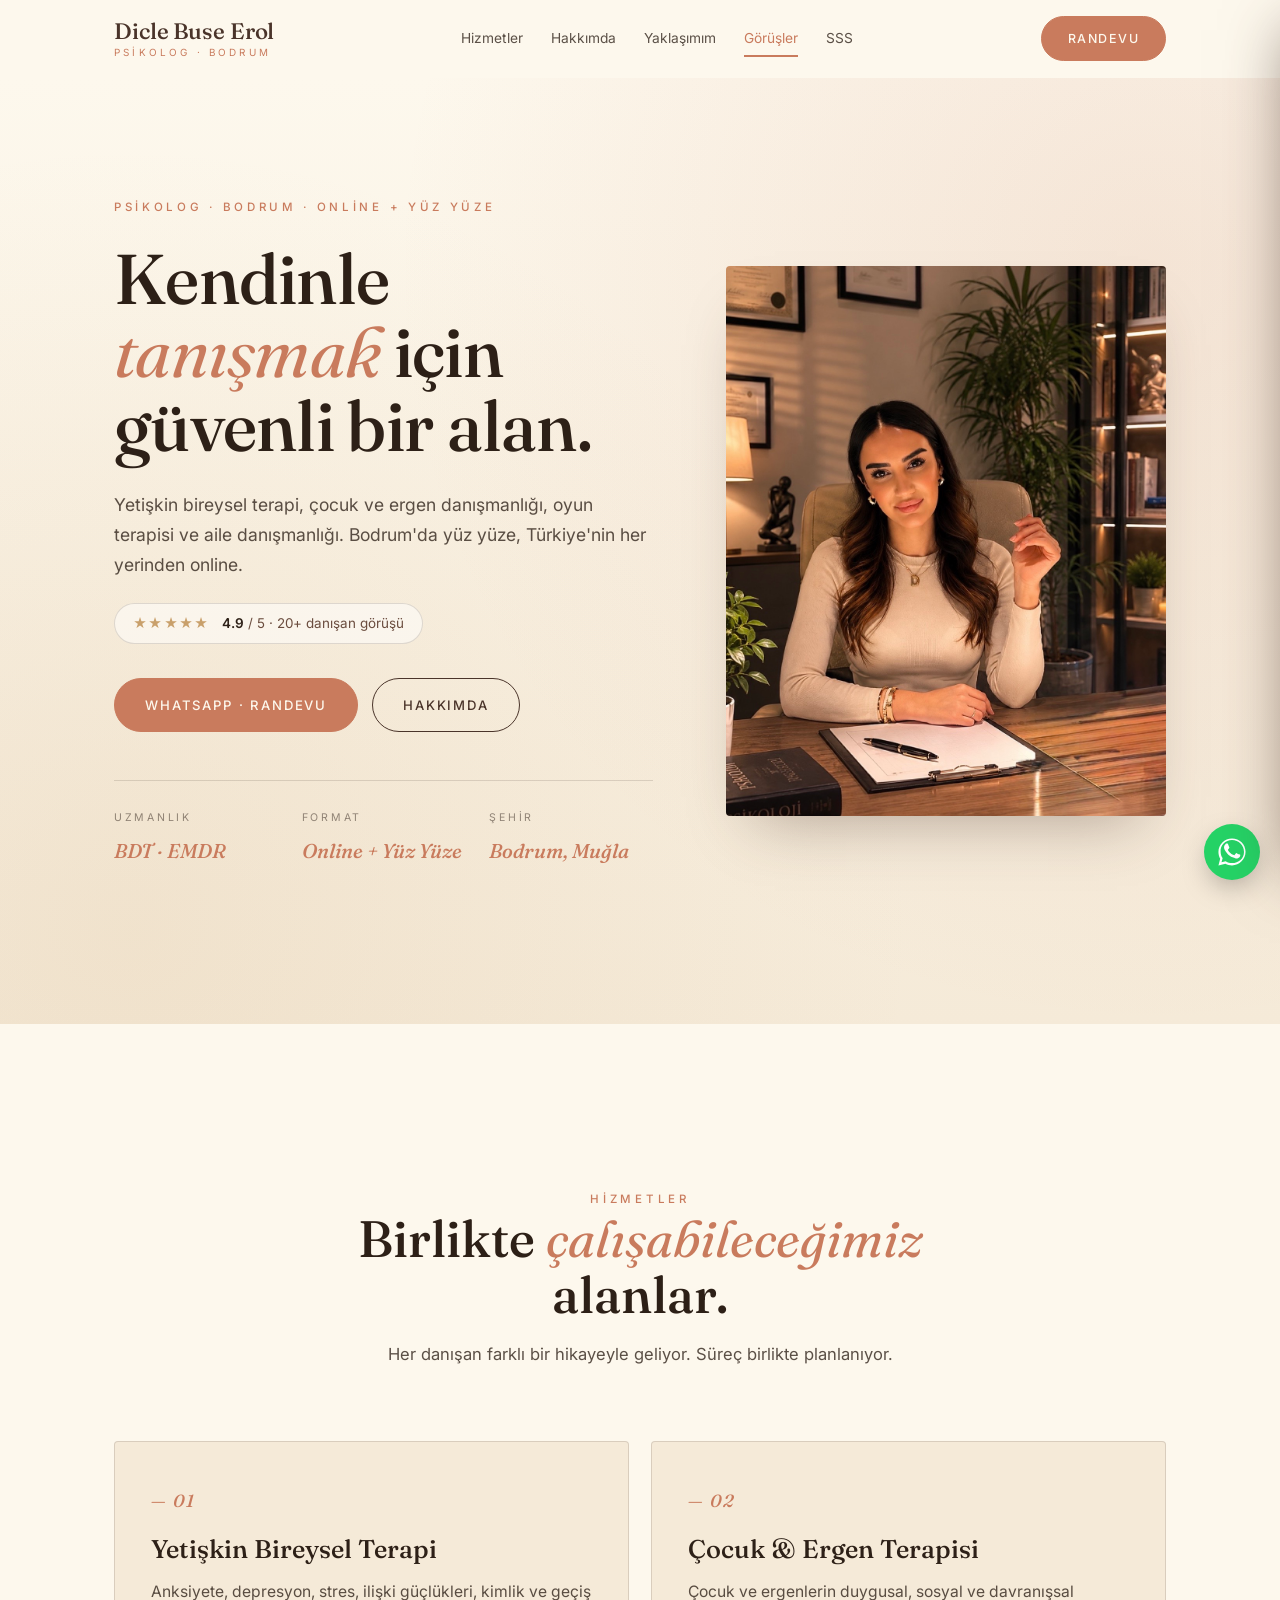
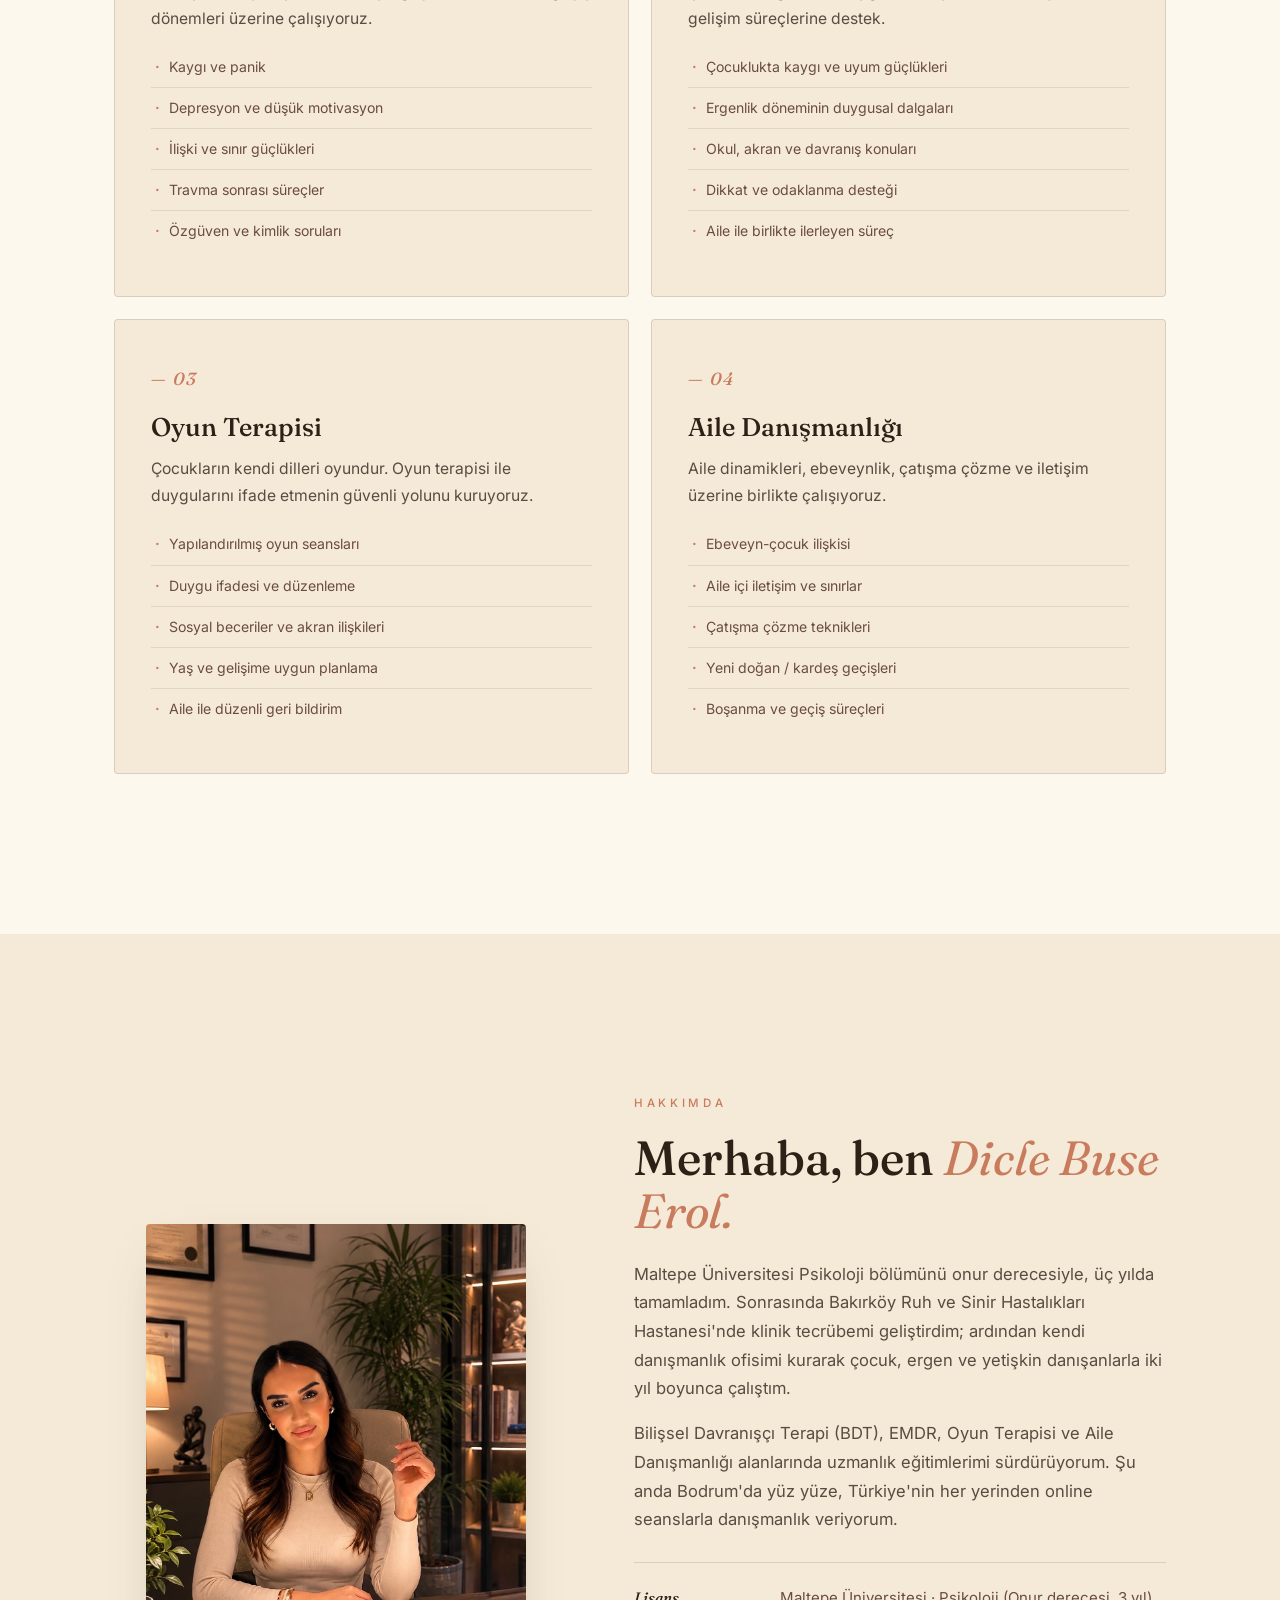
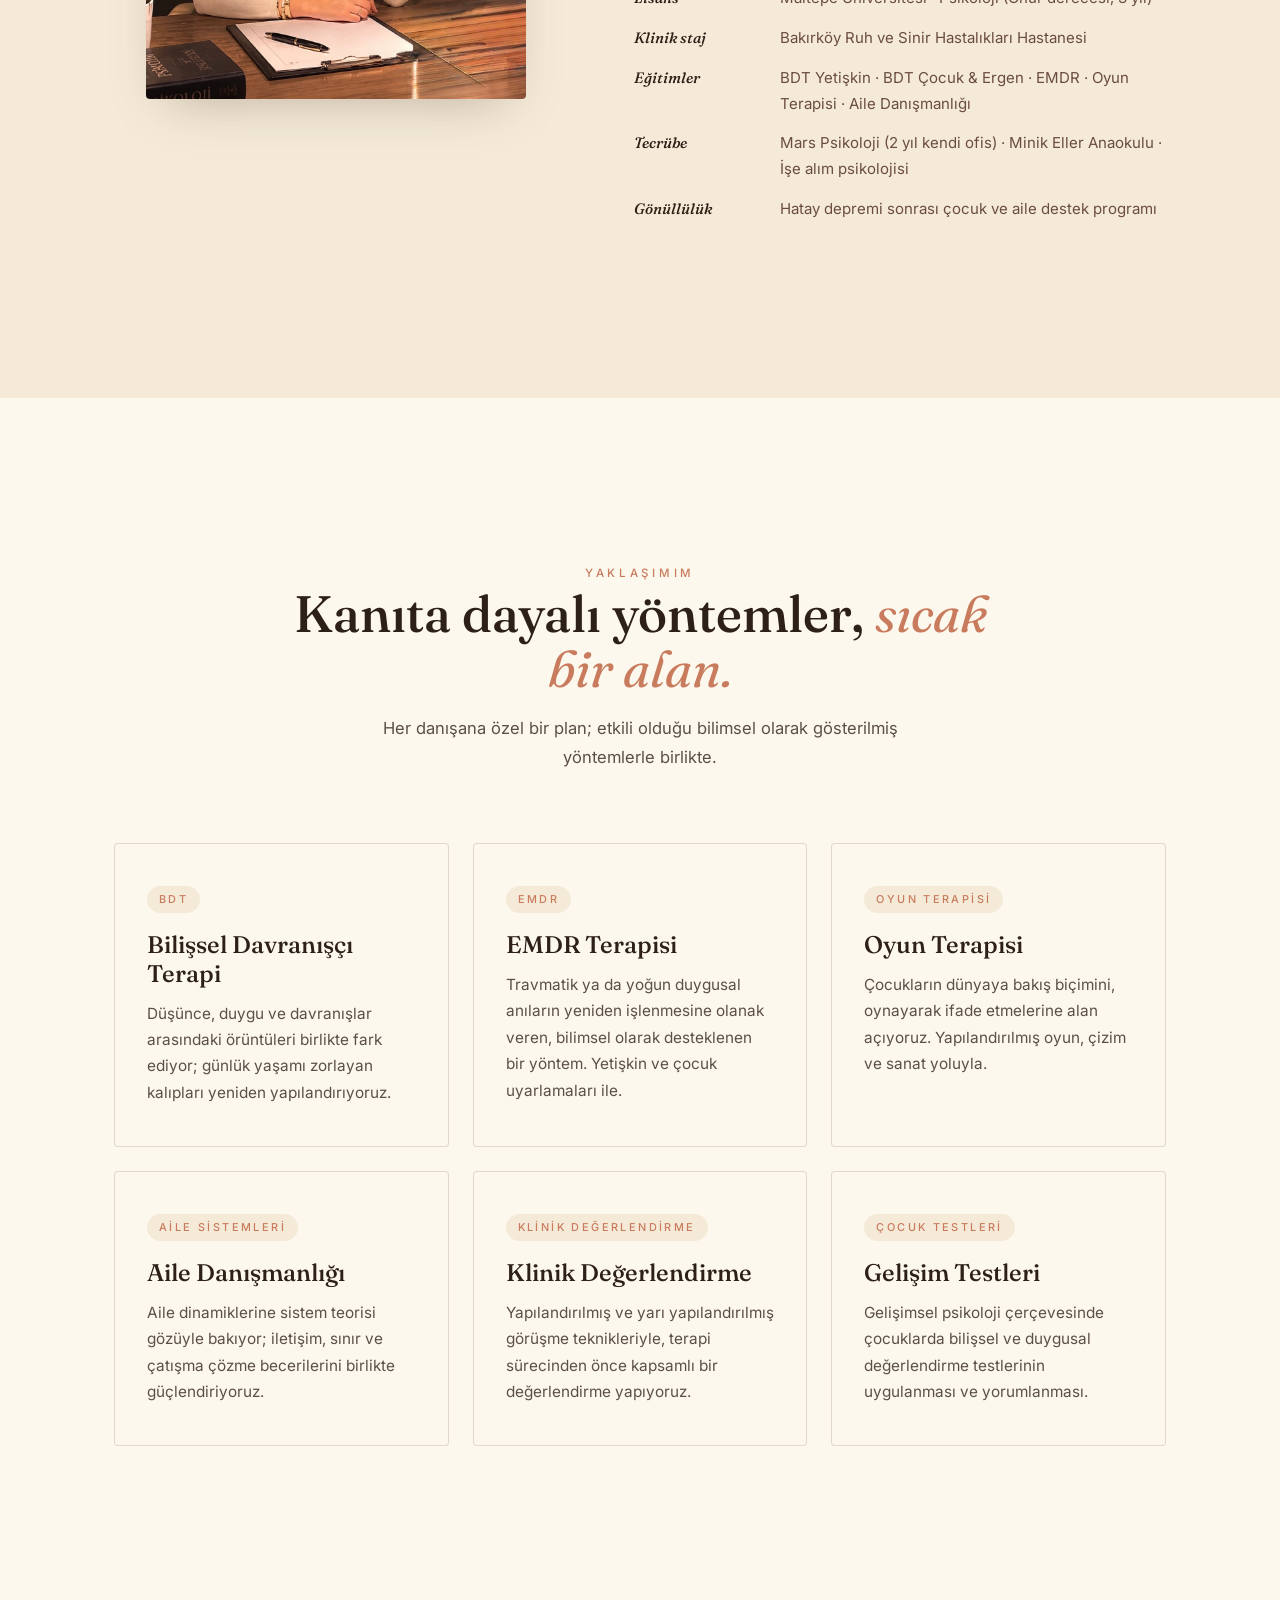
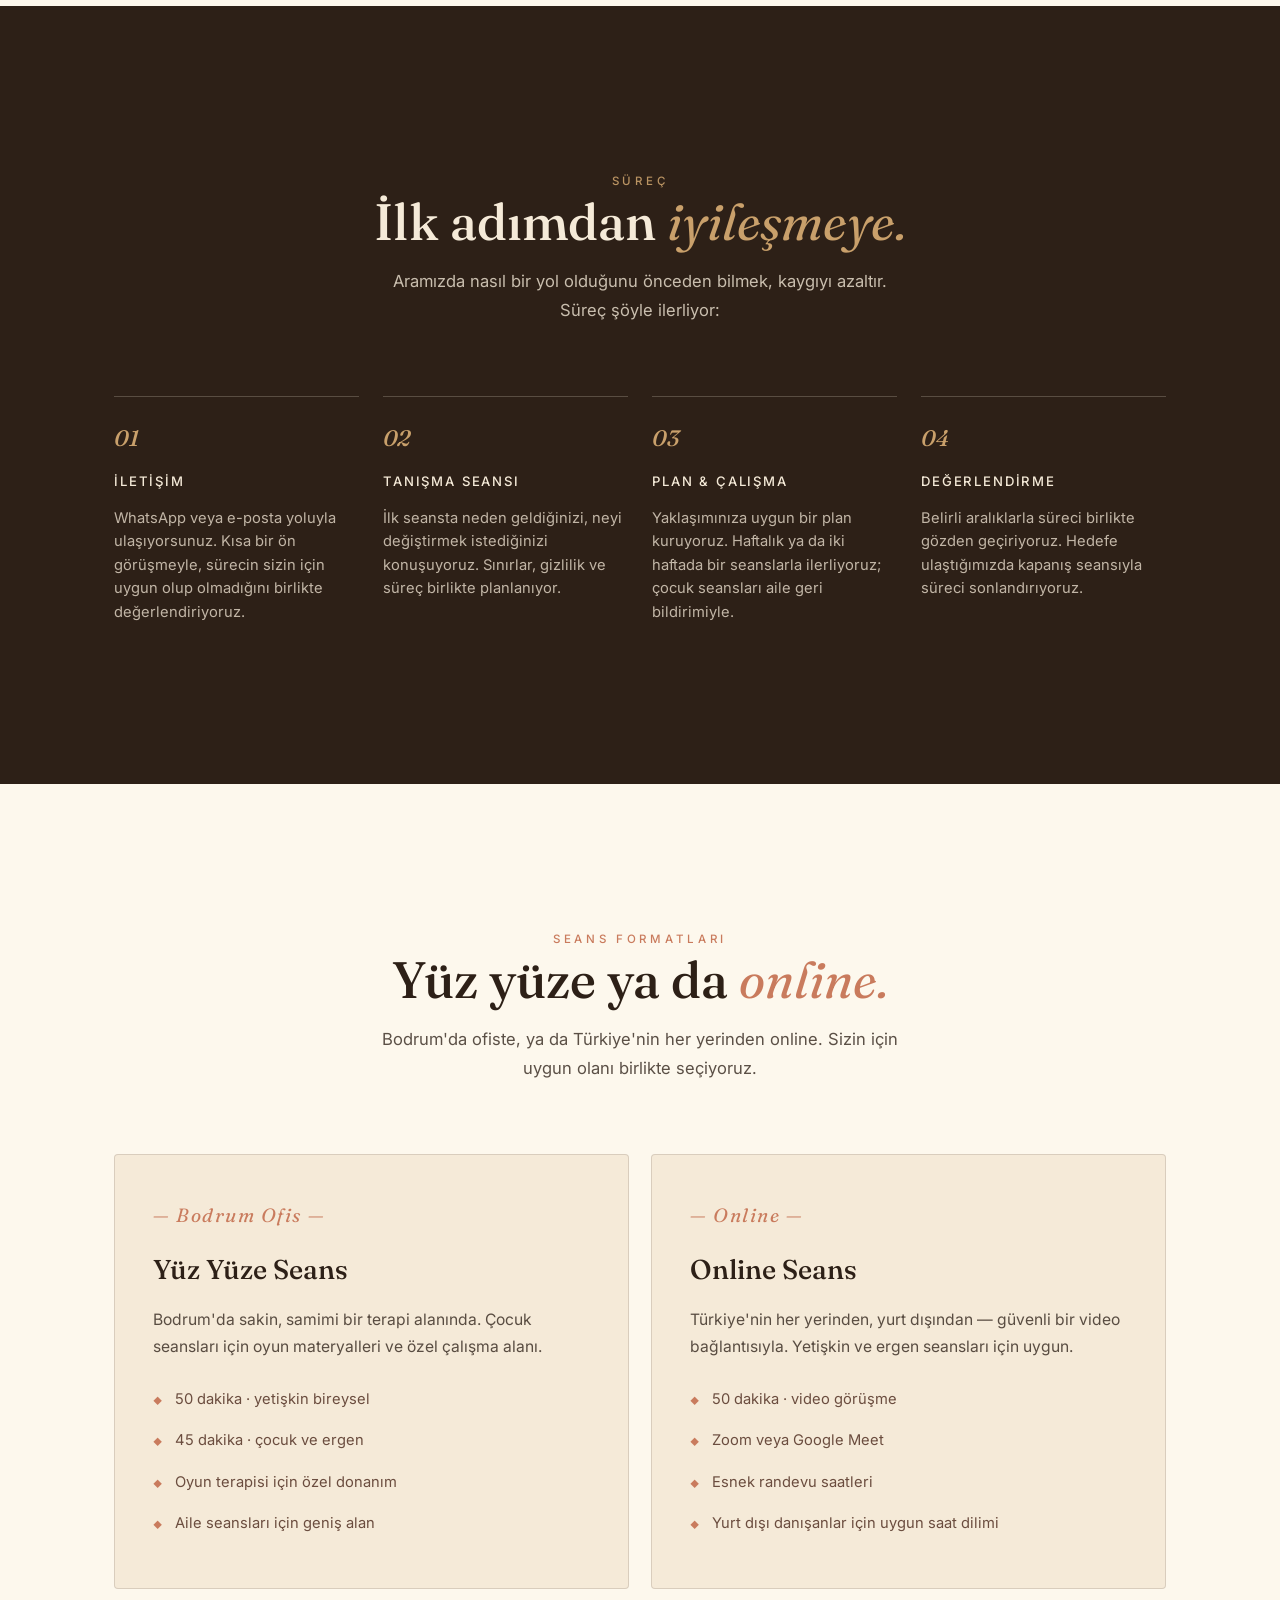
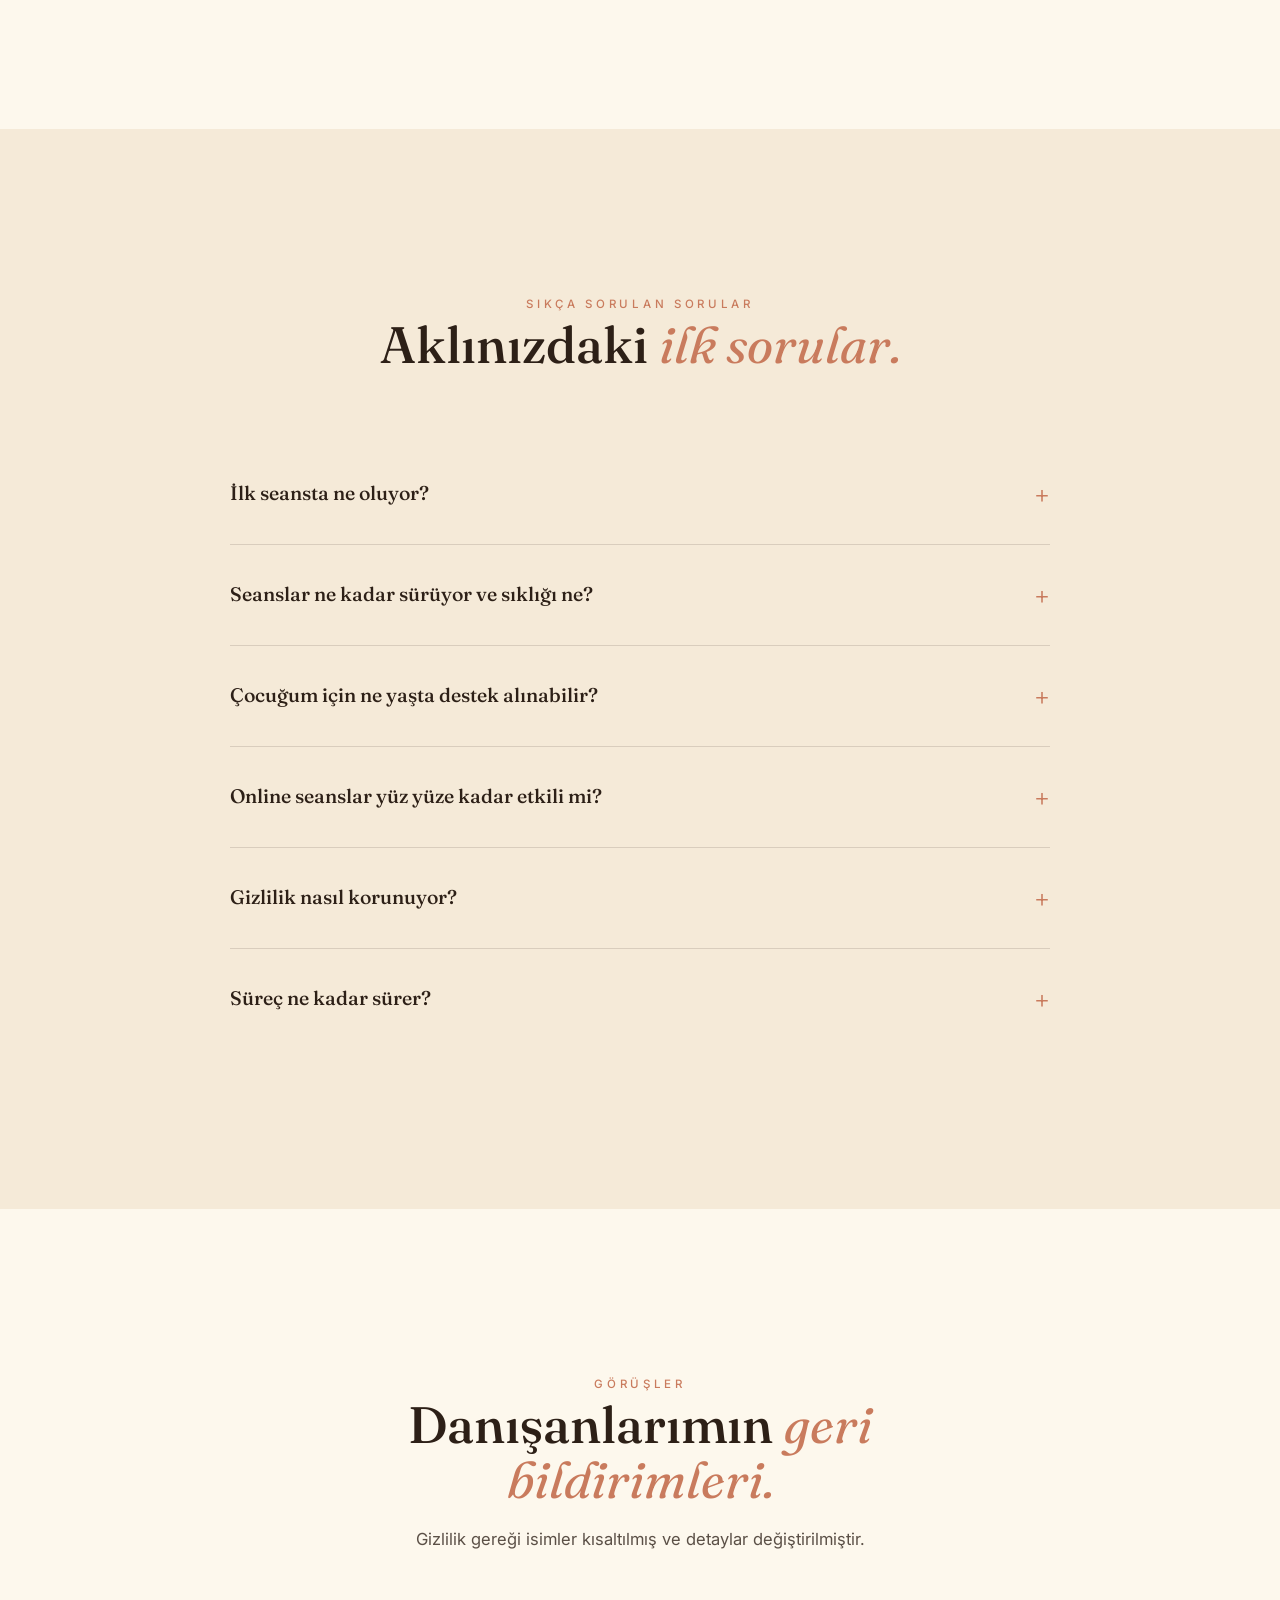
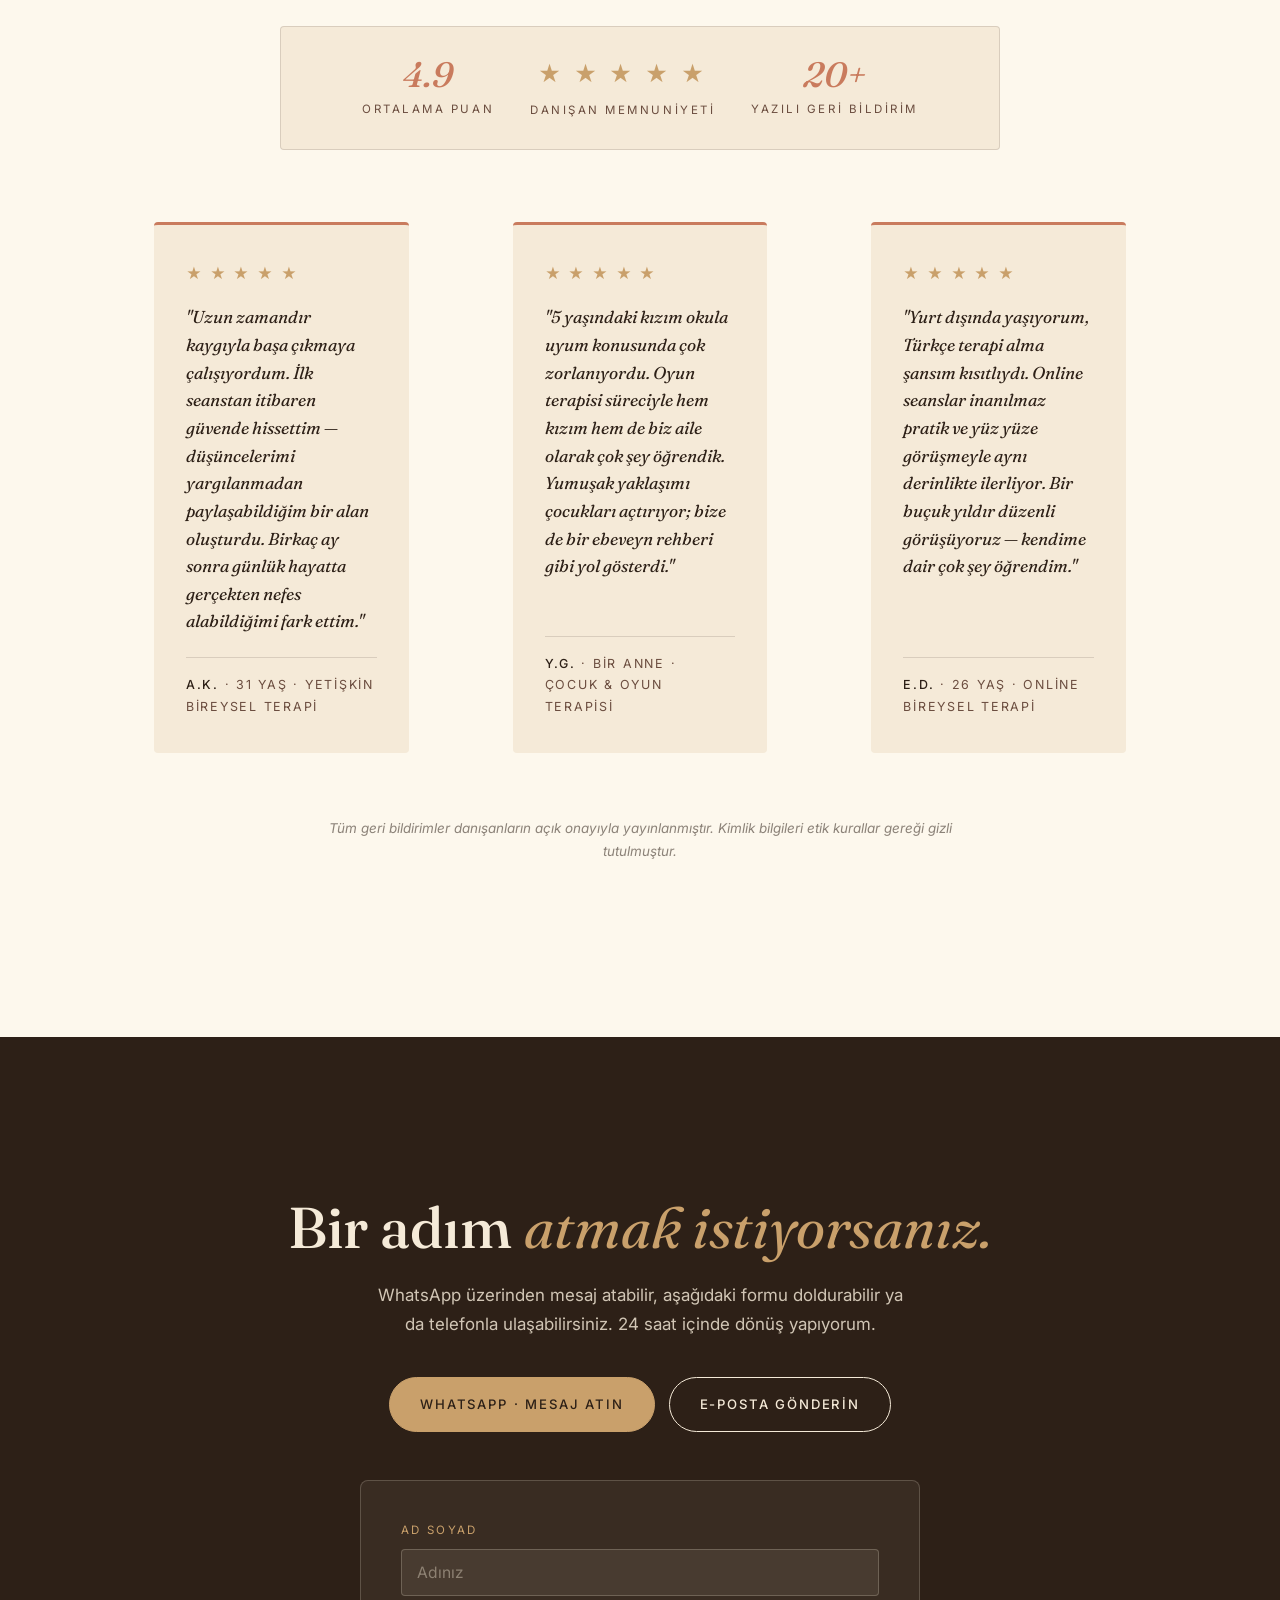
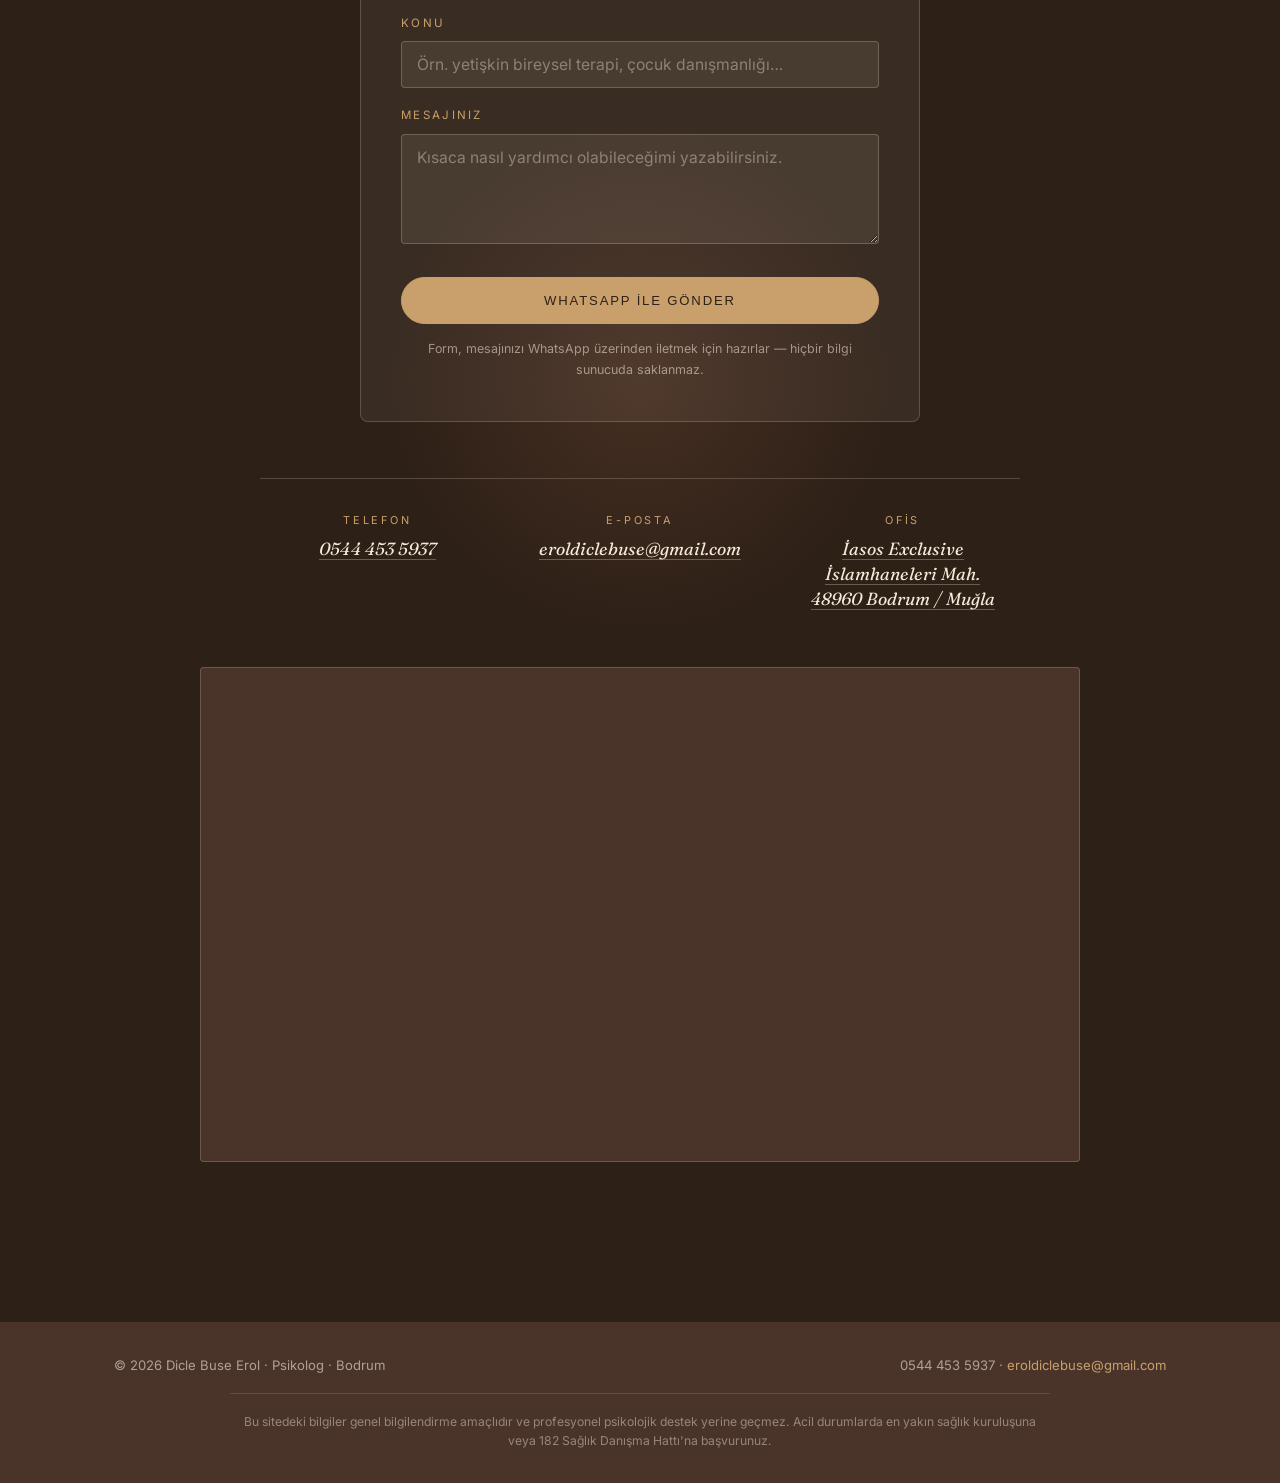
<file: index.html>
<!doctype html>
<html lang="tr">
<head>
<meta charset="utf-8"/>
<meta name="viewport" content="width=device-width, initial-scale=1, viewport-fit=cover"/>
<title>Psikolog Dicle Buse Erol · Bodrum — Yüz Yüze ve Online Terapi</title>
<meta name="description" content="Psikolog Dicle Buse Erol — Bodrum'da yüz yüze ve online psikoterapi. Yetişkin bireysel terapi, çocuk ve ergen terapisi, oyun terapisi, EMDR, BDT, aile danışmanlığı. Randevu için iletişime geçin."/>
<meta name="keywords" content="psikolog Dicle Buse Erol, Dicle Buse Erol psikolog, Bodrum psikolog, psikolog Bodrum, online terapi, EMDR Bodrum, çocuk psikolog Bodrum, oyun terapisi, bilişsel davranışçı terapi, aile danışmanlığı"/>
<meta name="author" content="Dicle Buse Erol"/>
<meta name="robots" content="index, follow, max-image-preview:large"/>
<meta name="theme-color" content="#c97b5d"/>
<link rel="canonical" href="https://psikologdiclebuseerol.com/"/>

<!-- Favicon -->
<link rel="icon" type="image/svg+xml" href="/favicon.svg"/>
<link rel="alternate icon" type="image/png" sizes="32x32" href="/favicon-32.png"/>
<link rel="apple-touch-icon" sizes="180x180" href="/apple-touch-icon.png"/>

<!-- Open Graph -->
<meta property="og:type" content="website"/>
<meta property="og:url" content="https://psikologdiclebuseerol.com/"/>
<meta property="og:title" content="Psikolog Dicle Buse Erol · Bodrum"/>
<meta property="og:description" content="Bodrum'da yüz yüze ve online psikoterapi. Yetişkin, çocuk-ergen bireysel terapi, EMDR, BDT, oyun terapisi, aile danışmanlığı."/>
<meta property="og:image" content="https://psikologdiclebuseerol.com/images/dicle-portrait.jpg"/>
<meta property="og:image:alt" content="Psikolog Dicle Buse Erol"/>
<meta property="og:locale" content="tr_TR"/>
<meta property="og:site_name" content="Psikolog Dicle Buse Erol"/>

<!-- Twitter Card -->
<meta name="twitter:card" content="summary_large_image"/>
<meta name="twitter:title" content="Psikolog Dicle Buse Erol · Bodrum"/>
<meta name="twitter:description" content="Bodrum'da yüz yüze ve online psikoterapi."/>
<meta name="twitter:image" content="https://psikologdiclebuseerol.com/images/dicle-portrait.jpg"/>

<link rel="preconnect" href="https://fonts.googleapis.com"/>
<link rel="preconnect" href="https://fonts.gstatic.com" crossorigin/>
<link href="https://fonts.googleapis.com/css2?family=Fraunces:ital,opsz,wght@0,9..144,400;0,9..144,500;0,9..144,600;1,9..144,400;1,9..144,500&family=Inter:wght@300;400;500;600&display=swap" rel="stylesheet"/>

<!-- Schema.org: Person -->
<script type="application/ld+json">
{
  "@context": "https://schema.org",
  "@type": "Person",
  "@id": "https://psikologdiclebuseerol.com/#person",
  "name": "Dicle Buse Erol",
  "givenName": "Dicle Buse",
  "familyName": "Erol",
  "jobTitle": "Psikolog",
  "image": "https://psikologdiclebuseerol.com/images/dicle-portrait.jpg",
  "url": "https://psikologdiclebuseerol.com/",
  "telephone": "+905444535937",
  "email": "eroldiclebuse@gmail.com",
  "knowsAbout": ["Bireysel Psikoterapi","Çocuk ve Ergen Terapisi","Oyun Terapisi","EMDR","Bilişsel Davranışçı Terapi","Aile Danışmanlığı"],
  "workLocation": {
    "@type": "Place",
    "name": "İasos Exclusive",
    "address": {
      "@type": "PostalAddress",
      "streetAddress": "İasos Exclusive, İslamhaneleri Mah.",
      "addressLocality": "Bodrum",
      "addressRegion": "Muğla",
      "postalCode": "48960",
      "addressCountry": "TR"
    },
    "hasMap": "https://www.google.com/maps/place/282H+R9+Bodrum"
  }
}
</script>

<!-- Schema.org: ProfessionalService -->
<script type="application/ld+json">
{
  "@context": "https://schema.org",
  "@type": "ProfessionalService",
  "@id": "https://psikologdiclebuseerol.com/#service",
  "name": "Psikolog Dicle Buse Erol",
  "image": "https://psikologdiclebuseerol.com/images/dicle-portrait.jpg",
  "description": "Bodrum'da yüz yüze ve online psikoterapi. Yetişkin, çocuk ve ergen bireysel terapi, oyun terapisi, EMDR, BDT, aile danışmanlığı.",
  "telephone": "+905444535937",
  "email": "eroldiclebuse@gmail.com",
  "address": {
    "@type": "PostalAddress",
    "streetAddress": "İasos Exclusive, İslamhaneleri Mah.",
    "addressLocality": "Bodrum",
    "addressRegion": "Muğla",
    "postalCode": "48960",
    "addressCountry": "TR"
  },
  "hasMap": "https://www.google.com/maps/place/282H+R9+Bodrum",
  "areaServed": ["Bodrum","Muğla","Türkiye","Online"],
  "url": "https://psikologdiclebuseerol.com/",
  "founder": {"@id": "https://psikologdiclebuseerol.com/#person"},
  "priceRange": "$$",
  "serviceType": ["Psikoterapi","Bireysel Terapi","Çocuk Terapisi","Ergen Terapisi","Oyun Terapisi","EMDR","BDT","Aile Danışmanlığı"],
  "aggregateRating": {
    "@type": "AggregateRating",
    "ratingValue": "4.9",
    "reviewCount": "20",
    "bestRating": "5"
  }
}
</script>

<!-- Schema.org: FAQ -->
<script type="application/ld+json">
{
  "@context": "https://schema.org",
  "@type": "FAQPage",
  "mainEntity": [
    {"@type":"Question","name":"İlk seansta ne oluyor?","acceptedAnswer":{"@type":"Answer","text":"İlk seansta sizi ve neden geldiğinizi tanımaya çalışıyorum. Sürecin nasıl ilerleyeceğini, gizlilik ilkelerini ve sınırları birlikte konuşuyoruz."}},
    {"@type":"Question","name":"Seanslar ne kadar sürüyor ve sıklığı ne?","acceptedAnswer":{"@type":"Answer","text":"Yetişkin bireysel seanslar 50 dakika, çocuk seansları 45 dakika sürmektedir. Genellikle haftada bir görüşüyoruz; süreç ilerledikçe iki haftada bire geçilebiliyor."}},
    {"@type":"Question","name":"Çocuğum için ne yaşta destek alınabilir?","acceptedAnswer":{"@type":"Answer","text":"4 yaş ve üzeri çocuklarla oyun terapisi yoluyla çalışabiliyorum. Daha küçük yaşlar için ebeveyn danışmanlığı şeklinde ilerliyoruz. Ergenler için bireysel terapi seansları uygundur."}},
    {"@type":"Question","name":"Online seanslar yüz yüze kadar etkili mi?","acceptedAnswer":{"@type":"Answer","text":"Yetişkin ve ergen seansları için araştırmalar, online psikoterapinin yüz yüzeyle benzer etkinlikte olabildiğini gösteriyor. Oyun terapisi gibi materyal gerektiren çalışmalar için yüz yüzeyi öneriyorum."}},
    {"@type":"Question","name":"Gizlilik nasıl korunuyor?","acceptedAnswer":{"@type":"Answer","text":"Tüm seans içerikleri etik kurallar ve mesleki yasal çerçeve gereği gizlidir. Yalnızca süpervizyon süreçlerinde, kimlik bilgileri olmadan paylaşılabilir."}},
    {"@type":"Question","name":"Süreç ne kadar sürer?","acceptedAnswer":{"@type":"Answer","text":"Bu danışandan danışana değişir. İlk seanslarda birlikte gerçekçi bir tahmin yapıyoruz ve süreç boyunca düzenli değerlendirme yapıyoruz."}}
  ]
}
</script>
<style>
:root {
  --terracotta: #c97b5d;
  --terracotta-deep: #a85a3e;
  --cream: #f5ead8;
  --paper: #fdf8ed;
  --sand: #e8d8be;
  --brown: #4a342a;
  --brown-2: #2d2017;
  --brown-soft: #6b4d3f;
  --gold: #c9a06b;
  --ink: #2d2017;
  --ink-soft: rgba(45,32,23,.78);
  --line: rgba(45,32,23,.14);
  --pad: clamp(20px, 5vw, 64px);
  --max: 1180px;
  --f-display: "Fraunces", "Cormorant Garamond", Georgia, serif;
  --f-body: "Inter", system-ui, sans-serif;
  --ease: cubic-bezier(.22,.61,.36,1);
}
* { box-sizing: border-box; }
html { scroll-behavior: smooth; scroll-padding-top: 88px; -webkit-text-size-adjust: 100%; }
body { margin: 0; font-family: var(--f-body); color: var(--ink); background: var(--paper); line-height: 1.72; -webkit-font-smoothing: antialiased; overflow-x: hidden; }
a { color: inherit; }
img { max-width: 100%; }
.wrap { max-width: var(--max); margin: 0 auto; padding: 0 var(--pad); }
section { padding: clamp(80px, 14vw, 160px) 0; }

.skip-link { position: absolute; left: -9999px; top: 0; z-index: 100; background: var(--brown-2); color: var(--paper); padding: 12px 20px; border-radius: 0 0 6px 0; text-decoration: none; }
.skip-link:focus { left: 0; }

:focus-visible { outline: 2px solid var(--terracotta); outline-offset: 3px; border-radius: 2px; }

/* Scroll progress */
.progress { position: fixed; top: 0; left: 0; height: 3px; width: 0; background: linear-gradient(90deg, var(--terracotta), var(--gold)); z-index: 60; transition: width .1s linear; }

/* Nav */
.nav { position: sticky; top: 0; z-index: 50; background: rgba(253,248,237,.82); backdrop-filter: blur(14px); -webkit-backdrop-filter: blur(14px); padding: 16px 0; border-bottom: 1px solid transparent; transition: border-color .3s ease, box-shadow .3s ease, padding .3s ease, background .3s ease; }
.nav.scrolled { border-color: var(--line); box-shadow: 0 6px 30px -18px rgba(74,52,42,.45); }
.nav__inner { display: flex; align-items: center; justify-content: space-between; gap: 16px; }
.brand { font-family: var(--f-display); font-weight: 500; font-size: 1.4rem; color: var(--brown); text-decoration: none; line-height: 1; letter-spacing: -0.005em; }
.brand small { display: block; font-family: var(--f-body); font-weight: 400; font-size: .62rem; letter-spacing: .32em; text-transform: uppercase; color: var(--terracotta); margin-top: 6px; }
.nav__links { display: none; gap: 28px; font-size: .86rem; color: var(--ink-soft); align-items: center; }
.nav__links a { text-decoration: none; transition: color .2s ease; position: relative; padding: 4px 0; }
.nav__links a::after { content: ''; position: absolute; left: 0; bottom: -2px; height: 1.5px; width: 0; background: var(--terracotta); transition: width .25s var(--ease); }
.nav__links a:hover { color: var(--terracotta); }
.nav__links a:hover::after, .nav__links a.active::after { width: 100%; }
.nav__links a.active { color: var(--terracotta); }
.nav__right { display: flex; align-items: center; gap: 12px; }
.nav__cta { font-size: .78rem; padding: 11px 26px; background: var(--terracotta); color: var(--paper); text-decoration: none; letter-spacing: .12em; text-transform: uppercase; font-weight: 500; border-radius: 999px; border: 1px solid var(--terracotta); transition: background .2s ease, transform .2s ease; white-space: nowrap; }
.nav__cta:hover { background: var(--terracotta-deep); border-color: var(--terracotta-deep); transform: translateY(-1px); }
.nav__toggle { display: inline-flex; flex-direction: column; justify-content: center; gap: 5px; width: 44px; height: 44px; background: none; border: 0; cursor: pointer; padding: 10px; }
.nav__toggle span { height: 2px; width: 100%; background: var(--brown-2); border-radius: 2px; transition: transform .3s var(--ease), opacity .3s ease; }
.nav__toggle.open span:nth-child(1) { transform: translateY(7px) rotate(45deg); }
.nav__toggle.open span:nth-child(2) { opacity: 0; }
.nav__toggle.open span:nth-child(3) { transform: translateY(-7px) rotate(-45deg); }
@media (min-width: 900px) { .nav__links { display: flex; } .nav__toggle { display: none; } }

/* Mobile menu panel */
.mobile-menu { position: fixed; inset: 0 0 0 auto; width: min(320px, 82vw); background: var(--paper); z-index: 70; transform: translateX(100%); transition: transform .4s var(--ease); box-shadow: -20px 0 60px -30px rgba(74,52,42,.6); display: flex; flex-direction: column; padding: 28px 28px 40px; overflow-y: auto; }
.mobile-menu.open { transform: translateX(0); }
.mobile-menu__head { display: flex; justify-content: space-between; align-items: center; margin-bottom: 28px; }
.mobile-menu__close { width: 44px; height: 44px; border: 1px solid var(--line); background: none; border-radius: 50%; font-size: 1.4rem; cursor: pointer; color: var(--brown-2); line-height: 1; }
.mobile-menu a.m-link { font-family: var(--f-display); font-size: 1.5rem; color: var(--brown-2); text-decoration: none; padding: 14px 0; border-bottom: 1px solid var(--line); transition: color .2s ease, padding-left .2s ease; }
.mobile-menu a.m-link:hover { color: var(--terracotta); padding-left: 8px; }
.mobile-menu .nav__cta { margin-top: 24px; text-align: center; padding: 15px; font-size: .82rem; }
.menu-backdrop { position: fixed; inset: 0; background: rgba(45,32,23,.45); z-index: 65; opacity: 0; visibility: hidden; transition: opacity .35s ease, visibility .35s ease; }
.menu-backdrop.open { opacity: 1; visibility: visible; }

/* Hero */
.hero { padding: clamp(60px, 11vw, 120px) 0 clamp(80px, 12vw, 140px); background:
  radial-gradient(circle at 90% 20%, rgba(201,123,93,.14), transparent 55%),
  radial-gradient(circle at 10% 90%, rgba(201,160,107,.12), transparent 55%),
  linear-gradient(180deg, var(--paper) 0%, var(--cream) 100%);
  position: relative; overflow: hidden; }
.hero__grid { display: grid; grid-template-columns: 1.1fr .9fr; gap: clamp(40px, 6vw, 72px); align-items: center; }
.hero__eyebrow { font-size: .72rem; letter-spacing: .32em; text-transform: uppercase; color: var(--terracotta); margin: 0 0 24px; font-weight: 500; }
.hero h1 { font-family: var(--f-display); font-weight: 500; font-size: clamp(2.4rem, 6vw, 4.4rem); line-height: 1.04; margin: 0 0 22px; letter-spacing: -0.01em; color: var(--brown-2); }
.hero h1 em { font-style: italic; color: var(--terracotta); font-weight: 400; }
.hero__sub { font-size: 1.1rem; color: var(--ink-soft); margin: 28px 0 22px; max-width: 540px; }
.hero__rating { display: inline-flex; align-items: center; gap: 12px; margin: 0 0 34px; padding: 8px 18px; background: rgba(255,255,255,.5); border: 1px solid var(--line); border-radius: 999px; font-size: .84rem; color: var(--brown-soft); }
.hero__rating .stars { color: var(--gold); letter-spacing: .1em; }
.hero__rating strong { color: var(--brown-2); font-weight: 600; }
.cta-row { display: flex; gap: 14px; flex-wrap: wrap; }
.btn { display: inline-flex; align-items: center; gap: 10px; padding: 15px 30px; text-decoration: none; font-size: .82rem; font-weight: 500; letter-spacing: .14em; text-transform: uppercase; transition: background .25s var(--ease), color .25s var(--ease), border-color .25s var(--ease), transform .25s var(--ease), box-shadow .25s var(--ease); border-radius: 999px; border: 1px solid transparent; cursor: pointer; }
.btn-primary { background: var(--terracotta); color: var(--paper); border-color: var(--terracotta); }
.btn-primary:hover { background: var(--terracotta-deep); border-color: var(--terracotta-deep); transform: translateY(-2px); box-shadow: 0 14px 28px -14px rgba(168,90,62,.7); }
.btn-ghost { color: var(--brown); border-color: var(--brown); }
.btn-ghost:hover { background: var(--brown); color: var(--paper); transform: translateY(-2px); }
.hero__portrait { position: relative; aspect-ratio: 4 / 5; max-width: 440px; margin: 0 auto; }
.hero__portrait img { width: 100%; height: 100%; object-fit: cover; border-radius: 4px; display: block; box-shadow: 0 30px 60px -28px rgba(74,52,42,.4); }
.hero__portrait::before { content: ''; position: absolute; top: -16px; right: -16px; width: 120px; height: 120px; border: 1px solid var(--terracotta); border-radius: 4px; z-index: -1; }
.hero__portrait::after { content: ''; position: absolute; bottom: -16px; left: -16px; width: 100px; height: 100px; background: var(--sand); border-radius: 4px; z-index: -1; }
.hero__meta { margin-top: 48px; padding-top: 28px; border-top: 1px solid var(--line); display: grid; grid-template-columns: repeat(3, 1fr); gap: 24px; }
.hero__meta dt { font-size: .66rem; letter-spacing: .26em; text-transform: uppercase; color: rgba(45,32,23,.5); margin-bottom: 6px; }
.hero__meta dd { margin: 0; font-family: var(--f-display); font-style: italic; font-size: 1.25rem; color: var(--terracotta); font-weight: 500; }

.section-head { max-width: 720px; margin: 0 auto 72px; text-align: center; }
.section-head .eyebrow { font-size: .72rem; letter-spacing: .32em; text-transform: uppercase; color: var(--terracotta); margin: 0 0 18px; font-weight: 500; }
.section-head h2 { font-family: var(--f-display); font-weight: 500; font-size: clamp(2rem, 4.5vw, 3.2rem); line-height: 1.08; margin: 0 0 18px; color: var(--brown-2); }
.section-head h2 em { font-style: italic; color: var(--terracotta); font-weight: 400; }
.section-head p { color: var(--ink-soft); max-width: 520px; margin: 0 auto; font-size: 1.04rem; }

.services { background: var(--paper); }
.services__grid { display: grid; grid-template-columns: repeat(2, 1fr); gap: 22px; }
.service { padding: 44px 36px; background: var(--cream); border: 1px solid var(--line); position: relative; border-radius: 4px; transition: background .3s var(--ease), transform .3s var(--ease), box-shadow .3s var(--ease); }
.service:hover { background: var(--sand); transform: translateY(-4px); box-shadow: 0 24px 50px -30px rgba(74,52,42,.5); }
.service__num { font-family: var(--f-display); font-style: italic; font-weight: 500; font-size: 1.1rem; color: var(--terracotta); margin-bottom: 18px; letter-spacing: .1em; }
.service h3 { font-family: var(--f-display); font-weight: 500; font-size: 1.6rem; margin: 0 0 14px; color: var(--brown-2); line-height: 1.2; }
.service p { color: var(--ink-soft); font-size: .98rem; margin: 0 0 22px; }
.service ul { list-style: none; padding: 0; margin: 0; }
.service li { padding: 8px 0; border-top: 1px solid rgba(45,32,23,.1); font-size: .88rem; color: var(--brown-soft); position: relative; padding-left: 18px; }
.service li:first-child { border-top: 0; padding-top: 0; }
.service li::before { content: '·'; position: absolute; left: 4px; color: var(--terracotta); font-weight: 700; }

.about { background: var(--cream); }
.about__grid { display: grid; grid-template-columns: 1fr 1.2fr; gap: clamp(40px, 6vw, 80px); align-items: center; }
.about__photo { aspect-ratio: 4 / 5; max-width: 380px; margin: 0 auto; position: relative; }
.about__photo img { width: 100%; height: 100%; object-fit: cover; border-radius: 4px; box-shadow: 0 20px 50px -22px rgba(74,52,42,.35); }
.about__photo::after { content: ''; position: absolute; bottom: -14px; right: -14px; width: 90px; height: 90px; border: 1px solid var(--terracotta); border-radius: 4px; z-index: -1; }
.about__text .eyebrow { font-size: .72rem; letter-spacing: .32em; text-transform: uppercase; color: var(--terracotta); margin: 0 0 18px; font-weight: 500; display: block; }
.about__text h2 { font-family: var(--f-display); font-weight: 500; font-size: clamp(2rem, 4vw, 3rem); line-height: 1.1; margin: 0 0 22px; color: var(--brown-2); }
.about__text h2 em { font-style: italic; color: var(--terracotta); font-weight: 400; }
.about__text p { color: var(--ink-soft); font-size: 1.04rem; margin: 1em 0; max-width: 540px; }
.about__creds { margin-top: 28px; padding-top: 22px; border-top: 1px solid var(--line); display: grid; grid-template-columns: 1fr; gap: 14px; }
.about__cred { display: flex; gap: 16px; font-size: .94rem; align-items: baseline; }
.about__cred strong { color: var(--brown-2); min-width: 130px; font-family: var(--f-display); font-style: italic; font-weight: 500; }
.about__cred span { color: var(--brown-soft); }

.approach { background: var(--paper); }
.approach__grid { display: grid; grid-template-columns: repeat(3, 1fr); gap: 24px; }
.method { padding: 40px 32px; background: var(--paper); border: 1px solid var(--line); border-radius: 4px; position: relative; transition: transform .3s var(--ease), box-shadow .3s var(--ease), border-color .3s var(--ease); }
.method:hover { transform: translateY(-4px); box-shadow: 0 22px 44px -28px rgba(74,52,42,.45); border-color: var(--terracotta); }
.method__tag { display: inline-block; font-size: .68rem; letter-spacing: .22em; text-transform: uppercase; color: var(--terracotta); background: var(--cream); padding: 4px 12px; border-radius: 999px; margin-bottom: 18px; font-weight: 500; }
.method h3 { font-family: var(--f-display); font-weight: 500; font-size: 1.5rem; margin: 0 0 12px; color: var(--brown-2); line-height: 1.2; }
.method p { color: var(--ink-soft); font-size: .96rem; margin: 0; }

.process { background: var(--brown-2); color: var(--cream); }
.process .section-head h2, .process .section-head .eyebrow, .process .section-head p { color: var(--cream); }
.process .section-head h2 em { color: var(--gold); }
.process .section-head .eyebrow { color: var(--gold); opacity: .9; }
.process .section-head p { color: rgba(245,234,216,.78); }
.process__grid { display: grid; grid-template-columns: repeat(4, 1fr); gap: 24px; }
.step { padding-top: 22px; border-top: 1px solid rgba(245,234,216,.22); transition: border-color .3s ease; }
.step:hover { border-color: var(--gold); }
.step__num { font-family: var(--f-display); font-style: italic; font-weight: 500; font-size: 1.4rem; color: var(--gold); margin-bottom: 12px; }
.step h3 { font-size: .82rem; letter-spacing: .14em; text-transform: uppercase; color: var(--cream); margin: 0 0 14px; font-weight: 500; }
.step p { font-size: .92rem; color: rgba(245,234,216,.74); margin: 0; line-height: 1.6; }

.formats { background: var(--paper); padding-top: clamp(80px, 12vw, 140px); padding-bottom: clamp(80px, 12vw, 140px); }
.formats__grid { display: grid; grid-template-columns: 1fr 1fr; gap: 22px; }
.format { padding: 44px 38px; background: var(--cream); border: 1px solid var(--line); border-radius: 4px; transition: transform .3s var(--ease), box-shadow .3s var(--ease); }
.format:hover { transform: translateY(-4px); box-shadow: 0 24px 50px -30px rgba(74,52,42,.5); }
.format__icon { font-family: var(--f-display); font-style: italic; font-size: 1.2rem; color: var(--terracotta); margin-bottom: 14px; letter-spacing: .08em; }
.format h3 { font-family: var(--f-display); font-weight: 500; font-size: 1.7rem; margin: 0 0 14px; color: var(--brown-2); }
.format p { color: var(--ink-soft); font-size: .98rem; margin: 0 0 18px; }
.format ul { list-style: none; padding: 0; margin: 0; }
.format li { padding: 8px 0; font-size: .92rem; color: var(--brown-soft); position: relative; padding-left: 22px; }
.format li::before { content: '◆'; position: absolute; left: 0; color: var(--terracotta); font-size: .55rem; top: 14px; }

.faq { background: var(--cream); }
.faq__list { max-width: 820px; margin: 0 auto; }
.faq__item { padding: 28px 0; border-bottom: 1px solid var(--line); }
.faq__item:last-child { border-bottom: 0; }
.faq__item summary { font-family: var(--f-display); font-weight: 500; font-size: 1.22rem; color: var(--brown-2); cursor: pointer; list-style: none; display: flex; justify-content: space-between; align-items: center; gap: 16px; }
.faq__item summary::-webkit-details-marker { display: none; }
.faq__item summary::after { content: '+'; font-family: var(--f-body); font-weight: 300; font-size: 1.6rem; color: var(--terracotta); transition: transform .25s var(--ease); }
.faq__item[open] summary::after { transform: rotate(135deg); }
.faq__item p { color: var(--ink-soft); margin: 16px 0 0; font-size: .98rem; line-height: 1.7; }

.testimonials { background: var(--paper); }
.testimonials__stats { display: flex; justify-content: center; align-items: center; gap: 36px; margin: 0 auto 56px; padding: 28px 36px; background: var(--cream); border: 1px solid var(--line); border-radius: 4px; max-width: 720px; flex-wrap: wrap; }
.t-stat { text-align: center; }
.t-stat strong { display: block; font-family: var(--f-display); font-style: italic; font-weight: 500; font-size: 2.2rem; color: var(--terracotta); line-height: 1; }
.t-stat span { display: block; font-size: .72rem; letter-spacing: .22em; text-transform: uppercase; color: var(--brown-soft); margin-top: 8px; }
.t-stars { color: var(--gold); font-size: 1.4rem; letter-spacing: .15em; }
.testimonials__grid { display: grid; grid-template-columns: repeat(3, 1fr); gap: 24px; }
.testimonial { padding: 36px 32px; background: var(--cream); border-top: 3px solid var(--terracotta); border-radius: 4px; display: flex; flex-direction: column; transition: transform .3s var(--ease), box-shadow .3s var(--ease); }
.testimonial:hover { transform: translateY(-4px); box-shadow: 0 24px 50px -30px rgba(74,52,42,.5); }
.testimonial__stars { color: var(--gold); letter-spacing: .12em; font-size: .95rem; margin-bottom: 16px; }
.testimonial p { font-family: var(--f-display); font-style: italic; font-weight: 400; font-size: 1.08rem; line-height: 1.6; margin: 0 0 22px; color: var(--brown-2); flex: 1; }
.testimonial footer { font-size: .78rem; letter-spacing: .14em; text-transform: uppercase; color: var(--brown-soft); padding-top: 16px; border-top: 1px solid var(--line); }
.testimonial footer strong { color: var(--brown-2); font-weight: 500; }
.testimonials__note { text-align: center; margin-top: 48px; font-size: .84rem; color: rgba(45,32,23,.55); font-style: italic; max-width: 640px; margin-left: auto; margin-right: auto; }

.contact { background: var(--brown-2); color: var(--cream); text-align: center; position: relative; overflow: hidden; }
.contact::before { content: ''; position: absolute; top: 50%; left: 50%; width: 600px; height: 600px; transform: translate(-50%, -50%); border-radius: 50%; background: radial-gradient(circle, rgba(201,123,93,.16), transparent 60%); pointer-events: none; }
.contact .wrap { position: relative; }
.contact h2 { font-family: var(--f-display); font-weight: 500; font-size: clamp(2.2rem, 5vw, 3.6rem); margin: 0 auto 22px; max-width: 720px; color: var(--cream); line-height: 1.08; }
.contact h2 em { font-style: italic; color: var(--gold); font-weight: 400; }
.contact > .wrap > p { color: rgba(245,234,216,.82); font-size: 1.06rem; margin: 0 auto 38px; max-width: 540px; }
.contact .btn-primary { background: var(--gold); color: var(--brown-2); border-color: var(--gold); }
.contact .btn-primary:hover { background: #b58c5a; border-color: #b58c5a; }
.contact .btn-ghost { color: var(--cream); border-color: var(--cream); }
.contact .btn-ghost:hover { background: var(--cream); color: var(--brown-2); }

/* Contact form (client-side -> WhatsApp) */
.contact__form { max-width: 560px; margin: 48px auto 0; text-align: left; background: rgba(245,234,216,.06); border: 1px solid rgba(245,234,216,.2); border-radius: 8px; padding: clamp(24px, 4vw, 40px); }
.contact__form .ff { margin-bottom: 18px; }
.contact__form label { display: block; font-size: .72rem; letter-spacing: .2em; text-transform: uppercase; color: var(--gold); margin-bottom: 8px; }
.contact__form input, .contact__form textarea { width: 100%; font-family: var(--f-body); font-size: .98rem; color: var(--cream); background: rgba(245,234,216,.08); border: 1px solid rgba(245,234,216,.22); border-radius: 4px; padding: 13px 15px; transition: border-color .2s ease, background .2s ease; }
.contact__form input::placeholder, .contact__form textarea::placeholder { color: rgba(245,234,216,.4); }
.contact__form input:focus, .contact__form textarea:focus { outline: none; border-color: var(--gold); background: rgba(245,234,216,.12); }
.contact__form textarea { resize: vertical; min-height: 110px; }
.contact__form button { width: 100%; margin-top: 6px; justify-content: center; }
.contact__form .hint { font-size: .78rem; color: rgba(245,234,216,.55); margin: 14px 0 0; text-align: center; }

.contact__channels { margin-top: 56px; padding-top: 32px; border-top: 1px solid rgba(245,234,216,.2); display: grid; grid-template-columns: repeat(3, 1fr); gap: 28px; max-width: 760px; margin-left: auto; margin-right: auto; }
.contact__channel { text-align: center; }
.contact__channel dt { font-size: .68rem; letter-spacing: .26em; text-transform: uppercase; color: var(--gold); margin-bottom: 8px; }
.contact__channel dd { margin: 0; font-family: var(--f-display); font-style: italic; font-size: 1.1rem; color: var(--cream); line-height: 1.4; }
.contact__channel dd a { color: inherit; text-decoration: none; border-bottom: 1px solid rgba(245,234,216,.3); }
.contact__channel dd a:hover { border-bottom-color: var(--gold); }
.contact__map-wrap { margin: 56px auto 0; max-width: 880px; aspect-ratio: 16/9; border-radius: 4px; overflow: hidden; border: 1px solid rgba(245,234,216,.2); background: var(--brown); }
.contact__map-wrap iframe { width: 100%; height: 100%; border: 0; display: block; filter: saturate(0.85) contrast(0.95); }

.foot { background: var(--brown); color: rgba(245,234,216,.6); padding: 32px 0; font-size: .82rem; }
.foot__inner { display: flex; justify-content: space-between; gap: 24px; flex-wrap: wrap; }
.foot a { color: var(--gold); text-decoration: none; }
.foot__disclaimer { max-width: 820px; margin: 16px auto 0; text-align: center; font-size: .76rem; color: rgba(245,234,216,.45); line-height: 1.6; padding-top: 18px; border-top: 1px solid rgba(245,234,216,.12); }

/* Floating buttons */
.fab { position: fixed; z-index: 55; right: 20px; width: 56px; height: 56px; border-radius: 50%; display: grid; place-items: center; box-shadow: 0 10px 30px -8px rgba(0,0,0,.4); transition: transform .25s var(--ease), opacity .3s ease, visibility .3s ease; text-decoration: none; }
.fab-wa { bottom: 20px; background: #25d366; color: #fff; animation: wapulse 2.8s infinite; }
.fab-wa:hover { transform: scale(1.08); }
.fab-top { bottom: 86px; background: var(--brown-2); color: var(--cream); border: 0; cursor: pointer; font-size: 1.2rem; opacity: 0; visibility: hidden; }
.fab-top.show { opacity: 1; visibility: visible; }
.fab-top:hover { transform: translateY(-3px); }
@keyframes wapulse { 0% { box-shadow: 0 0 0 0 rgba(37,211,102,.5); } 70% { box-shadow: 0 0 0 16px rgba(37,211,102,0); } 100% { box-shadow: 0 0 0 0 rgba(37,211,102,0); } }

/* Reveal */
.reveal { opacity: 0; transform: translateY(26px); transition: opacity .8s var(--ease), transform .8s var(--ease); }
.reveal.in { opacity: 1; transform: none; }

@media (max-width: 900px) {
  .hero__grid { grid-template-columns: 1fr; gap: 48px; text-align: center; }
  .hero__sub, .hero__eyebrow { max-width: 100%; }
  .cta-row { justify-content: center; }
  .hero__rating { margin-left: auto; margin-right: auto; }
  .hero__portrait { order: -1; max-width: 300px; }
  .services__grid, .formats__grid { grid-template-columns: 1fr; }
  .approach__grid, .process__grid { grid-template-columns: 1fr 1fr; gap: 22px; }
  .testimonials__grid { grid-template-columns: 1fr; }
  .testimonials__stats { gap: 24px; padding: 22px; }
  .about__grid { grid-template-columns: 1fr; }
  .about__photo { order: -1; max-width: 280px; }
  .contact__channels { grid-template-columns: 1fr; gap: 22px; }
  .hero__meta { grid-template-columns: repeat(3, 1fr); gap: 16px; }
}
@media (max-width: 600px) {
  .approach__grid, .process__grid { grid-template-columns: 1fr; }
  .hero__meta { grid-template-columns: 1fr; text-align: left; }
}
@media (prefers-reduced-motion: reduce) {
  html { scroll-behavior: auto; }
  *, ::before, ::after { transition: none !important; animation: none !important; }
  .reveal { opacity: 1; transform: none; }
}
</style>
</head>
<body>
<a class="skip-link" href="#hizmetler">İçeriğe geç</a>
<div class="progress" id="progress" aria-hidden="true"></div>

<header class="nav" id="nav">
  <div class="wrap nav__inner">
    <a class="brand" href="#top">Dicle Buse Erol<small>Psikolog · Bodrum</small></a>
    <nav class="nav__links" id="navLinks" aria-label="Ana menü">
      <a href="#hizmetler">Hizmetler</a>
      <a href="#hakkimda">Hakkımda</a>
      <a href="#yaklasim">Yaklaşımım</a>
      <a href="#gorusler">Görüşler</a>
      <a href="#sss">SSS</a>
    </nav>
    <div class="nav__right">
      <a class="nav__cta" href="https://wa.me/905444535937" target="_blank" rel="noopener">Randevu</a>
      <button class="nav__toggle" id="navToggle" aria-label="Menüyü aç" aria-expanded="false" aria-controls="mobileMenu">
        <span></span><span></span><span></span>
      </button>
    </div>
  </div>
</header>

<div class="menu-backdrop" id="menuBackdrop"></div>
<aside class="mobile-menu" id="mobileMenu" aria-label="Mobil menü" aria-hidden="true">
  <div class="mobile-menu__head">
    <span class="brand">Menü</span>
    <button class="mobile-menu__close" id="menuClose" aria-label="Menüyü kapat">&times;</button>
  </div>
  <a class="m-link" href="#hizmetler">Hizmetler</a>
  <a class="m-link" href="#hakkimda">Hakkımda</a>
  <a class="m-link" href="#yaklasim">Yaklaşımım</a>
  <a class="m-link" href="#surec">Süreç</a>
  <a class="m-link" href="#gorusler">Görüşler</a>
  <a class="m-link" href="#sss">SSS</a>
  <a class="m-link" href="#iletisim">İletişim</a>
  <a class="nav__cta" href="https://wa.me/905444535937" target="_blank" rel="noopener">WhatsApp · Randevu</a>
</aside>

<section class="hero" id="top">
  <div class="wrap">
    <div class="hero__grid">
      <div class="hero__text">
        <p class="hero__eyebrow">Psikolog · Bodrum · Online + Yüz Yüze</p>
        <h1>Kendinle <em>tanışmak</em> için güvenli bir alan.</h1>
        <p class="hero__sub">Yetişkin bireysel terapi, çocuk ve ergen danışmanlığı, oyun terapisi ve aile danışmanlığı. Bodrum'da yüz yüze, Türkiye'nin her yerinden online.</p>
        <div class="hero__rating">
          <span class="stars">★★★★★</span>
          <span><strong>4.9</strong> / 5 · 20+ danışan görüşü</span>
        </div>
        <div class="cta-row">
          <a class="btn btn-primary" href="https://wa.me/905444535937" target="_blank" rel="noopener">WhatsApp · Randevu</a>
          <a class="btn btn-ghost" href="#hakkimda">Hakkımda</a>
        </div>
        <dl class="hero__meta">
          <div><dt>Uzmanlık</dt><dd>BDT · EMDR</dd></div>
          <div><dt>Format</dt><dd>Online + Yüz Yüze</dd></div>
          <div><dt>Şehir</dt><dd>Bodrum, Muğla</dd></div>
        </dl>
      </div>
      <div class="hero__portrait">
        <img src="images/dicle-portrait.jpg" width="440" height="550" alt="Psikolog Dicle Buse Erol portresi" fetchpriority="high"/>
      </div>
    </div>
  </div>
</section>

<section class="services" id="hizmetler">
  <div class="wrap">
    <header class="section-head">
      <span class="eyebrow">Hizmetler</span>
      <h2>Birlikte <em>çalışabileceğimiz</em> alanlar.</h2>
      <p>Her danışan farklı bir hikayeyle geliyor. Süreç birlikte planlanıyor.</p>
    </header>
    <div class="services__grid">
      <article class="service reveal">
        <div class="service__num">— 01</div>
        <h3>Yetişkin Bireysel Terapi</h3>
        <p>Anksiyete, depresyon, stres, ilişki güçlükleri, kimlik ve geçiş dönemleri üzerine çalışıyoruz.</p>
        <ul>
          <li>Kaygı ve panik</li>
          <li>Depresyon ve düşük motivasyon</li>
          <li>İlişki ve sınır güçlükleri</li>
          <li>Travma sonrası süreçler</li>
          <li>Özgüven ve kimlik soruları</li>
        </ul>
      </article>
      <article class="service reveal">
        <div class="service__num">— 02</div>
        <h3>Çocuk &amp; Ergen Terapisi</h3>
        <p>Çocuk ve ergenlerin duygusal, sosyal ve davranışsal gelişim süreçlerine destek.</p>
        <ul>
          <li>Çocuklukta kaygı ve uyum güçlükleri</li>
          <li>Ergenlik döneminin duygusal dalgaları</li>
          <li>Okul, akran ve davranış konuları</li>
          <li>Dikkat ve odaklanma desteği</li>
          <li>Aile ile birlikte ilerleyen süreç</li>
        </ul>
      </article>
      <article class="service reveal">
        <div class="service__num">— 03</div>
        <h3>Oyun Terapisi</h3>
        <p>Çocukların kendi dilleri oyundur. Oyun terapisi ile duygularını ifade etmenin güvenli yolunu kuruyoruz.</p>
        <ul>
          <li>Yapılandırılmış oyun seansları</li>
          <li>Duygu ifadesi ve düzenleme</li>
          <li>Sosyal beceriler ve akran ilişkileri</li>
          <li>Yaş ve gelişime uygun planlama</li>
          <li>Aile ile düzenli geri bildirim</li>
        </ul>
      </article>
      <article class="service reveal">
        <div class="service__num">— 04</div>
        <h3>Aile Danışmanlığı</h3>
        <p>Aile dinamikleri, ebeveynlik, çatışma çözme ve iletişim üzerine birlikte çalışıyoruz.</p>
        <ul>
          <li>Ebeveyn-çocuk ilişkisi</li>
          <li>Aile içi iletişim ve sınırlar</li>
          <li>Çatışma çözme teknikleri</li>
          <li>Yeni doğan / kardeş geçişleri</li>
          <li>Boşanma ve geçiş süreçleri</li>
        </ul>
      </article>
    </div>
  </div>
</section>

<section class="about" id="hakkimda">
  <div class="wrap">
    <div class="about__grid">
      <div class="about__photo reveal">
        <img src="images/dicle-portrait.jpg" width="380" height="475" loading="lazy" alt="Psikolog Dicle Buse Erol"/>
      </div>
      <div class="about__text reveal">
        <span class="eyebrow">Hakkımda</span>
        <h2>Merhaba, ben <em>Dicle Buse Erol.</em></h2>
        <p>Maltepe Üniversitesi Psikoloji bölümünü onur derecesiyle, üç yılda tamamladım. Sonrasında Bakırköy Ruh ve Sinir Hastalıkları Hastanesi'nde klinik tecrübemi geliştirdim; ardından kendi danışmanlık ofisimi kurarak çocuk, ergen ve yetişkin danışanlarla iki yıl boyunca çalıştım.</p>
        <p>Bilişsel Davranışçı Terapi (BDT), EMDR, Oyun Terapisi ve Aile Danışmanlığı alanlarında uzmanlık eğitimlerimi sürdürüyorum. Şu anda Bodrum'da yüz yüze, Türkiye'nin her yerinden online seanslarla danışmanlık veriyorum.</p>
        <dl class="about__creds">
          <div class="about__cred"><strong>Lisans</strong><span>Maltepe Üniversitesi · Psikoloji (Onur derecesi, 3 yıl)</span></div>
          <div class="about__cred"><strong>Klinik staj</strong><span>Bakırköy Ruh ve Sinir Hastalıkları Hastanesi</span></div>
          <div class="about__cred"><strong>Eğitimler</strong><span>BDT Yetişkin · BDT Çocuk &amp; Ergen · EMDR · Oyun Terapisi · Aile Danışmanlığı</span></div>
          <div class="about__cred"><strong>Tecrübe</strong><span>Mars Psikoloji (2 yıl kendi ofis) · Minik Eller Anaokulu · İşe alım psikolojisi</span></div>
          <div class="about__cred"><strong>Gönüllülük</strong><span>Hatay depremi sonrası çocuk ve aile destek programı</span></div>
        </dl>
      </div>
    </div>
  </div>
</section>

<section class="approach" id="yaklasim">
  <div class="wrap">
    <header class="section-head">
      <span class="eyebrow">Yaklaşımım</span>
      <h2>Kanıta dayalı yöntemler, <em>sıcak bir alan.</em></h2>
      <p>Her danışana özel bir plan; etkili olduğu bilimsel olarak gösterilmiş yöntemlerle birlikte.</p>
    </header>
    <div class="approach__grid">
      <article class="method reveal">
        <span class="method__tag">BDT</span>
        <h3>Bilişsel Davranışçı Terapi</h3>
        <p>Düşünce, duygu ve davranışlar arasındaki örüntüleri birlikte fark ediyor; günlük yaşamı zorlayan kalıpları yeniden yapılandırıyoruz.</p>
      </article>
      <article class="method reveal">
        <span class="method__tag">EMDR</span>
        <h3>EMDR Terapisi</h3>
        <p>Travmatik ya da yoğun duygusal anıların yeniden işlenmesine olanak veren, bilimsel olarak desteklenen bir yöntem. Yetişkin ve çocuk uyarlamaları ile.</p>
      </article>
      <article class="method reveal">
        <span class="method__tag">Oyun Terapisi</span>
        <h3>Oyun Terapisi</h3>
        <p>Çocukların dünyaya bakış biçimini, oynayarak ifade etmelerine alan açıyoruz. Yapılandırılmış oyun, çizim ve sanat yoluyla.</p>
      </article>
      <article class="method reveal">
        <span class="method__tag">Aile Sistemleri</span>
        <h3>Aile Danışmanlığı</h3>
        <p>Aile dinamiklerine sistem teorisi gözüyle bakıyor; iletişim, sınır ve çatışma çözme becerilerini birlikte güçlendiriyoruz.</p>
      </article>
      <article class="method reveal">
        <span class="method__tag">Klinik Değerlendirme</span>
        <h3>Klinik Değerlendirme</h3>
        <p>Yapılandırılmış ve yarı yapılandırılmış görüşme teknikleriyle, terapi sürecinden önce kapsamlı bir değerlendirme yapıyoruz.</p>
      </article>
      <article class="method reveal">
        <span class="method__tag">Çocuk Testleri</span>
        <h3>Gelişim Testleri</h3>
        <p>Gelişimsel psikoloji çerçevesinde çocuklarda bilişsel ve duygusal değerlendirme testlerinin uygulanması ve yorumlanması.</p>
      </article>
    </div>
  </div>
</section>

<section class="process" id="surec">
  <div class="wrap">
    <header class="section-head">
      <span class="eyebrow">Süreç</span>
      <h2>İlk adımdan <em>iyileşmeye.</em></h2>
      <p>Aramızda nasıl bir yol olduğunu önceden bilmek, kaygıyı azaltır. Süreç şöyle ilerliyor:</p>
    </header>
    <div class="process__grid">
      <div class="step reveal">
        <div class="step__num">01</div>
        <h3>İletişim</h3>
        <p>WhatsApp veya e-posta yoluyla ulaşıyorsunuz. Kısa bir ön görüşmeyle, sürecin sizin için uygun olup olmadığını birlikte değerlendiriyoruz.</p>
      </div>
      <div class="step reveal">
        <div class="step__num">02</div>
        <h3>Tanışma Seansı</h3>
        <p>İlk seansta neden geldiğinizi, neyi değiştirmek istediğinizi konuşuyoruz. Sınırlar, gizlilik ve süreç birlikte planlanıyor.</p>
      </div>
      <div class="step reveal">
        <div class="step__num">03</div>
        <h3>Plan &amp; Çalışma</h3>
        <p>Yaklaşımınıza uygun bir plan kuruyoruz. Haftalık ya da iki haftada bir seanslarla ilerliyoruz; çocuk seansları aile geri bildirimiyle.</p>
      </div>
      <div class="step reveal">
        <div class="step__num">04</div>
        <h3>Değerlendirme</h3>
        <p>Belirli aralıklarla süreci birlikte gözden geçiriyoruz. Hedefe ulaştığımızda kapanış seansıyla süreci sonlandırıyoruz.</p>
      </div>
    </div>
  </div>
</section>

<section class="formats">
  <div class="wrap">
    <header class="section-head">
      <span class="eyebrow">Seans Formatları</span>
      <h2>Yüz yüze ya da <em>online.</em></h2>
      <p>Bodrum'da ofiste, ya da Türkiye'nin her yerinden online. Sizin için uygun olanı birlikte seçiyoruz.</p>
    </header>
    <div class="formats__grid">
      <article class="format reveal">
        <div class="format__icon">— Bodrum Ofis —</div>
        <h3>Yüz Yüze Seans</h3>
        <p>Bodrum'da sakin, samimi bir terapi alanında. Çocuk seansları için oyun materyalleri ve özel çalışma alanı.</p>
        <ul>
          <li>50 dakika · yetişkin bireysel</li>
          <li>45 dakika · çocuk ve ergen</li>
          <li>Oyun terapisi için özel donanım</li>
          <li>Aile seansları için geniş alan</li>
        </ul>
      </article>
      <article class="format reveal">
        <div class="format__icon">— Online —</div>
        <h3>Online Seans</h3>
        <p>Türkiye'nin her yerinden, yurt dışından — güvenli bir video bağlantısıyla. Yetişkin ve ergen seansları için uygun.</p>
        <ul>
          <li>50 dakika · video görüşme</li>
          <li>Zoom veya Google Meet</li>
          <li>Esnek randevu saatleri</li>
          <li>Yurt dışı danışanlar için uygun saat dilimi</li>
        </ul>
      </article>
    </div>
  </div>
</section>

<section class="faq" id="sss">
  <div class="wrap">
    <header class="section-head">
      <span class="eyebrow">Sıkça Sorulan Sorular</span>
      <h2>Aklınızdaki <em>ilk sorular.</em></h2>
    </header>
    <div class="faq__list">
      <details class="faq__item">
        <summary>İlk seansta ne oluyor?</summary>
        <p>İlk seansta sizi ve neden geldiğinizi tanımaya çalışıyorum. Sürecin nasıl ilerleyeceğini, gizlilik ilkelerini ve sınırları birlikte konuşuyoruz. İlk seans aynı zamanda birbirimizle çalışıp çalışamayacağımızı değerlendirme şansı.</p>
      </details>
      <details class="faq__item">
        <summary>Seanslar ne kadar sürüyor ve sıklığı ne?</summary>
        <p>Yetişkin bireysel seanslar 50 dakika, çocuk seansları 45 dakika sürmektedir. Genellikle haftada bir görüşüyoruz; süreç ilerledikçe iki haftada bire geçilebiliyor.</p>
      </details>
      <details class="faq__item">
        <summary>Çocuğum için ne yaşta destek alınabilir?</summary>
        <p>4 yaş ve üzeri çocuklarla oyun terapisi yoluyla çalışabiliyorum. Daha küçük yaşlar için ebeveyn danışmanlığı şeklinde ilerliyoruz. Ergenler için ise bireysel terapi seansları uygundur.</p>
      </details>
      <details class="faq__item">
        <summary>Online seanslar yüz yüze kadar etkili mi?</summary>
        <p>Yetişkin ve ergen seansları için yapılan araştırmalar, online psikoterapinin yüz yüzeyle benzer etkinlikte olabildiğini gösteriyor. Oyun terapisi gibi materyal gerektiren çalışmalar için yüz yüzeyi öneriyorum.</p>
      </details>
      <details class="faq__item">
        <summary>Gizlilik nasıl korunuyor?</summary>
        <p>Tüm seans içerikleri etik kurallar ve mesleki yasal çerçeve gereği gizlidir. Yalnızca süpervizyon süreçlerinde, kimlik bilgileri olmadan, mesleki danışma amacıyla paylaşılabilir. Çocuk seanslarında aileye verilen geri bildirim önceden netleştirilir.</p>
      </details>
      <details class="faq__item">
        <summary>Süreç ne kadar sürer?</summary>
        <p>Bu danışandan danışana çok değişiyor. Bazı konular birkaç seansta açılır; bazıları aylar süren bir süreçle ilerler. İlk seanslarda birlikte gerçekçi bir tahmin yapıyoruz ve süreç boyunca düzenli değerlendirme yapıyoruz.</p>
      </details>
    </div>
  </div>
</section>

<section class="testimonials" id="gorusler">
  <div class="wrap">
    <header class="section-head">
      <span class="eyebrow">Görüşler</span>
      <h2>Danışanlarımın <em>geri bildirimleri.</em></h2>
      <p>Gizlilik gereği isimler kısaltılmış ve detaylar değiştirilmiştir.</p>
    </header>

    <div class="testimonials__stats reveal">
      <div class="t-stat">
        <strong>4.9</strong>
        <span>Ortalama Puan</span>
      </div>
      <div class="t-stat">
        <div class="t-stars">★ ★ ★ ★ ★</div>
        <span>Danışan Memnuniyeti</span>
      </div>
      <div class="t-stat">
        <strong>20+</strong>
        <span>Yazılı Geri Bildirim</span>
      </div>
    </div>

    <div class="testimonials__grid">
      <blockquote class="testimonial reveal">
        <div class="testimonial__stars">★ ★ ★ ★ ★</div>
        <p>"Uzun zamandır kaygıyla başa çıkmaya çalışıyordum. İlk seanstan itibaren güvende hissettim — düşüncelerimi yargılanmadan paylaşabildiğim bir alan oluşturdu. Birkaç ay sonra günlük hayatta gerçekten nefes alabildiğimi fark ettim."</p>
        <footer><strong>A.K.</strong> · 31 yaş · Yetişkin bireysel terapi</footer>
      </blockquote>
      <blockquote class="testimonial reveal">
        <div class="testimonial__stars">★ ★ ★ ★ ★</div>
        <p>"5 yaşındaki kızım okula uyum konusunda çok zorlanıyordu. Oyun terapisi süreciyle hem kızım hem de biz aile olarak çok şey öğrendik. Yumuşak yaklaşımı çocukları açtırıyor; bize de bir ebeveyn rehberi gibi yol gösterdi."</p>
        <footer><strong>Y.G.</strong> · Bir anne · Çocuk &amp; oyun terapisi</footer>
      </blockquote>
      <blockquote class="testimonial reveal">
        <div class="testimonial__stars">★ ★ ★ ★ ★</div>
        <p>"Yurt dışında yaşıyorum, Türkçe terapi alma şansım kısıtlıydı. Online seanslar inanılmaz pratik ve yüz yüze görüşmeyle aynı derinlikte ilerliyor. Bir buçuk yıldır düzenli görüşüyoruz — kendime dair çok şey öğrendim."</p>
        <footer><strong>E.D.</strong> · 26 yaş · Online bireysel terapi</footer>
      </blockquote>
    </div>

    <p class="testimonials__note">Tüm geri bildirimler danışanların açık onayıyla yayınlanmıştır. Kimlik bilgileri etik kurallar gereği gizli tutulmuştur.</p>
  </div>
</section>

<section class="contact" id="iletisim">
  <div class="wrap">
    <h2>Bir adım <em>atmak istiyorsanız.</em></h2>
    <p>WhatsApp üzerinden mesaj atabilir, aşağıdaki formu doldurabilir ya da telefonla ulaşabilirsiniz. 24 saat içinde dönüş yapıyorum.</p>
    <div class="cta-row" style="justify-content:center;">
      <a class="btn btn-primary" href="https://wa.me/905444535937" target="_blank" rel="noopener">WhatsApp · Mesaj Atın</a>
      <a class="btn btn-ghost" id="emailBtn" href="#">E-posta Gönderin</a>
    </div>

    <form class="contact__form" id="contactForm" novalidate>
      <div class="ff">
        <label for="cf-name">Ad Soyad</label>
        <input type="text" id="cf-name" name="name" placeholder="Adınız" autocomplete="name" required/>
      </div>
      <div class="ff">
        <label for="cf-topic">Konu</label>
        <input type="text" id="cf-topic" name="topic" placeholder="Örn. yetişkin bireysel terapi, çocuk danışmanlığı…"/>
      </div>
      <div class="ff">
        <label for="cf-msg">Mesajınız</label>
        <textarea id="cf-msg" name="message" placeholder="Kısaca nasıl yardımcı olabileceğimi yazabilirsiniz." required></textarea>
      </div>
      <button type="submit" class="btn btn-primary">WhatsApp ile Gönder</button>
      <p class="hint">Form, mesajınızı WhatsApp üzerinden iletmek için hazırlar — hiçbir bilgi sunucuda saklanmaz.</p>
    </form>

    <dl class="contact__channels">
      <div class="contact__channel">
        <dt>Telefon</dt>
        <dd><a href="tel:+905444535937">0544 453 5937</a></dd>
      </div>
      <div class="contact__channel">
        <dt>E-posta</dt>
        <dd><a id="emailLink" href="#">eroldiclebuse<span aria-hidden="true"> [at] </span>gmail.com</a></dd>
      </div>
      <div class="contact__channel">
        <dt>Ofis</dt>
        <dd>
          <a href="https://www.google.com/maps/place/282H+R9+Bodrum" target="_blank" rel="noopener">
            İasos Exclusive<br/>İslamhaneleri Mah.<br/>48960 Bodrum / Muğla
          </a>
        </dd>
      </div>
    </dl>

    <div class="contact__map-wrap">
      <iframe
        title="Psikolog Dicle Buse Erol — İasos Exclusive, Bodrum ofis konumu"
        loading="lazy"
        referrerpolicy="no-referrer-when-downgrade"
        src="https://www.google.com/maps?q=282H%2BR9+Bodrum&output=embed"></iframe>
    </div>
  </div>
</section>

<footer class="foot">
  <div class="wrap">
    <div class="foot__inner">
      <span>© <span id="year"></span> Dicle Buse Erol · Psikolog · Bodrum</span>
      <span>0544 453 5937 · <a id="emailLinkFoot" href="#">eroldiclebuse<span aria-hidden="true"> [at] </span>gmail.com</a></span>
    </div>
    <p class="foot__disclaimer">Bu sitedeki bilgiler genel bilgilendirme amaçlıdır ve profesyonel psikolojik destek yerine geçmez. Acil durumlarda en yakın sağlık kuruluşuna veya 182 Sağlık Danışma Hattı'na başvurunuz.</p>
  </div>
</footer>

<a class="fab fab-wa" href="https://wa.me/905444535937" target="_blank" rel="noopener" aria-label="WhatsApp ile yazın">
  <svg viewBox="0 0 32 32" width="28" height="28" aria-hidden="true"><path fill="currentColor" d="M16 .5C7.4.5.5 7.4.5 16c0 2.8.7 5.4 2 7.7L.5 31.5l8-2.1c2.2 1.2 4.8 1.9 7.5 1.9 8.6 0 15.5-6.9 15.5-15.5S24.6.5 16 .5zm0 28.2c-2.5 0-4.8-.7-6.8-1.9l-.5-.3-4.7 1.2 1.3-4.6-.3-.5c-1.3-2-2-4.4-2-6.9C2.3 8.4 8.4 2.3 16 2.3S29.7 8.4 29.7 16 23.6 28.7 16 28.7zm8.4-9.8c-.5-.2-2.7-1.3-3.1-1.5-.4-.2-.7-.2-1 .2-.3.5-1.1 1.5-1.4 1.8-.3.2-.5.3-1 .1-.5-.2-2-.7-3.8-2.3-1.4-1.3-2.3-2.8-2.6-3.3-.3-.5 0-.7.2-1 .2-.2.5-.5.7-.8.2-.3.3-.5.5-.8.2-.3.1-.6 0-.8-.1-.2-1-2.4-1.4-3.3-.4-.9-.7-.7-1-.8h-.8c-.3 0-.8.1-1.2.6-.4.5-1.6 1.5-1.6 3.7s1.6 4.3 1.9 4.6c.2.3 3.2 4.9 7.8 6.8 4.6 1.9 4.6 1.3 5.4 1.2.8-.1 2.7-1.1 3.1-2.1.4-1 .4-1.9.3-2.1-.1-.2-.4-.3-.9-.5z"/></svg>
</a>
<button class="fab fab-top" id="toTop" aria-label="Sayfanın başına dön">↑</button>

<script>
(function () {
  var y = document.getElementById('year');
  if (y) y.textContent = new Date().getFullYear();

  // Email assembly (light anti-scrape)
  var u = 'eroldiclebuse', d = 'gmail.com', addr = u + '@' + d;
  ['emailLink', 'emailLinkFoot'].forEach(function (id) {
    var el = document.getElementById(id);
    if (el) { el.href = 'mailto:' + addr; el.textContent = addr; }
  });
  var eb = document.getElementById('emailBtn');
  if (eb) eb.href = 'mailto:' + addr + '?subject=' + encodeURIComponent('Randevu / Bilgi Talebi');

  // Scroll progress + nav shadow + back-to-top
  var nav = document.getElementById('nav');
  var progress = document.getElementById('progress');
  var toTop = document.getElementById('toTop');
  function onScroll() {
    var st = window.scrollY || document.documentElement.scrollTop;
    var h = document.documentElement.scrollHeight - window.innerHeight;
    if (progress) progress.style.width = (h > 0 ? (st / h) * 100 : 0) + '%';
    if (nav) nav.classList.toggle('scrolled', st > 8);
    if (toTop) toTop.classList.toggle('show', st > 600);
  }
  onScroll();
  window.addEventListener('scroll', onScroll, { passive: true });
  if (toTop) toTop.addEventListener('click', function () { window.scrollTo({ top: 0, behavior: 'smooth' }); });

  // Mobile menu
  var toggle = document.getElementById('navToggle');
  var menu = document.getElementById('mobileMenu');
  var backdrop = document.getElementById('menuBackdrop');
  var closeBtn = document.getElementById('menuClose');
  function openMenu() {
    menu.classList.add('open'); backdrop.classList.add('open'); toggle.classList.add('open');
    toggle.setAttribute('aria-expanded', 'true'); menu.setAttribute('aria-hidden', 'false');
    document.body.style.overflow = 'hidden';
  }
  function closeMenu() {
    menu.classList.remove('open'); backdrop.classList.remove('open'); toggle.classList.remove('open');
    toggle.setAttribute('aria-expanded', 'false'); menu.setAttribute('aria-hidden', 'true');
    document.body.style.overflow = '';
  }
  if (toggle) toggle.addEventListener('click', openMenu);
  if (closeBtn) closeBtn.addEventListener('click', closeMenu);
  if (backdrop) backdrop.addEventListener('click', closeMenu);
  menu.querySelectorAll('a').forEach(function (a) { a.addEventListener('click', closeMenu); });
  document.addEventListener('keydown', function (e) { if (e.key === 'Escape') closeMenu(); });

  // Staggered reveal
  var reveals = Array.prototype.slice.call(document.querySelectorAll('.reveal'));
  reveals.forEach(function (el) {
    var idx = Array.prototype.indexOf.call(el.parentElement.children, el);
    el.style.transitionDelay = Math.min(idx * 70, 350) + 'ms';
  });
  if ('IntersectionObserver' in window) {
    var io = new IntersectionObserver(function (entries) {
      entries.forEach(function (e) { if (e.isIntersecting) { e.target.classList.add('in'); io.unobserve(e.target); } });
    }, { threshold: 0.12, rootMargin: '0px 0px -40px 0px' });
    reveals.forEach(function (el) { io.observe(el); });
  } else {
    reveals.forEach(function (el) { el.classList.add('in'); });
  }

  // Active nav link on scroll
  var navLinks = Array.prototype.slice.call(document.querySelectorAll('#navLinks a'));
  var sectionMap = {};
  navLinks.forEach(function (a) {
    var id = a.getAttribute('href').slice(1);
    var sec = document.getElementById(id);
    if (sec) sectionMap[id] = a;
  });
  if ('IntersectionObserver' in window) {
    var spy = new IntersectionObserver(function (entries) {
      entries.forEach(function (e) {
        if (e.isIntersecting) {
          navLinks.forEach(function (a) { a.classList.remove('active'); });
          var active = sectionMap[e.target.id];
          if (active) active.classList.add('active');
        }
      });
    }, { rootMargin: '-45% 0px -50% 0px' });
    Object.keys(sectionMap).forEach(function (id) { spy.observe(document.getElementById(id)); });
  }

  // Contact form -> WhatsApp
  var form = document.getElementById('contactForm');
  if (form) {
    form.addEventListener('submit', function (e) {
      e.preventDefault();
      var name = (document.getElementById('cf-name').value || '').trim();
      var topic = (document.getElementById('cf-topic').value || '').trim();
      var msg = (document.getElementById('cf-msg').value || '').trim();
      if (!name || !msg) {
        if (!name) document.getElementById('cf-name').focus();
        else document.getElementById('cf-msg').focus();
        return;
      }
      var text = 'Merhaba, ben ' + name + '.';
      if (topic) text += '\nKonu: ' + topic;
      text += '\n\n' + msg;
      var url = 'https://wa.me/905444535937?text=' + encodeURIComponent(text);
      window.open(url, '_blank', 'noopener');
    });
  }
})();
</script>
</body>
</html>
</file>
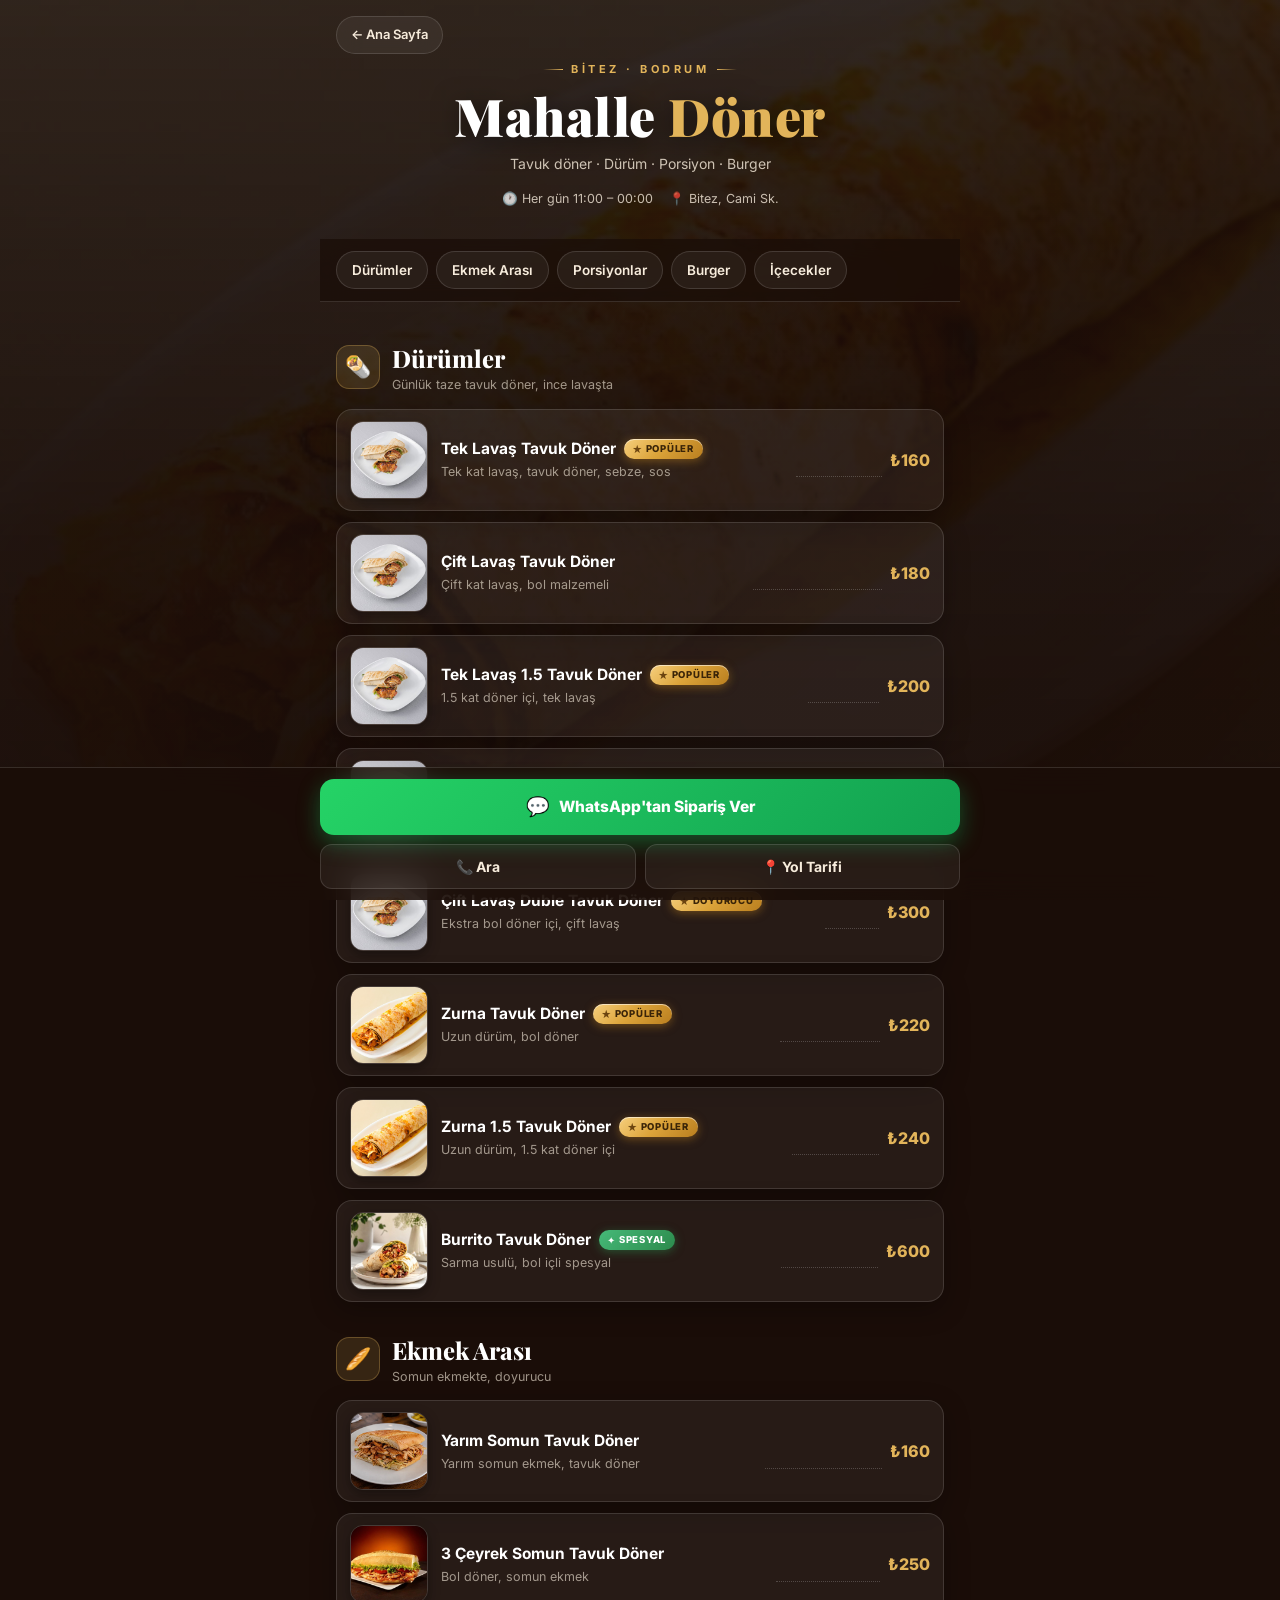
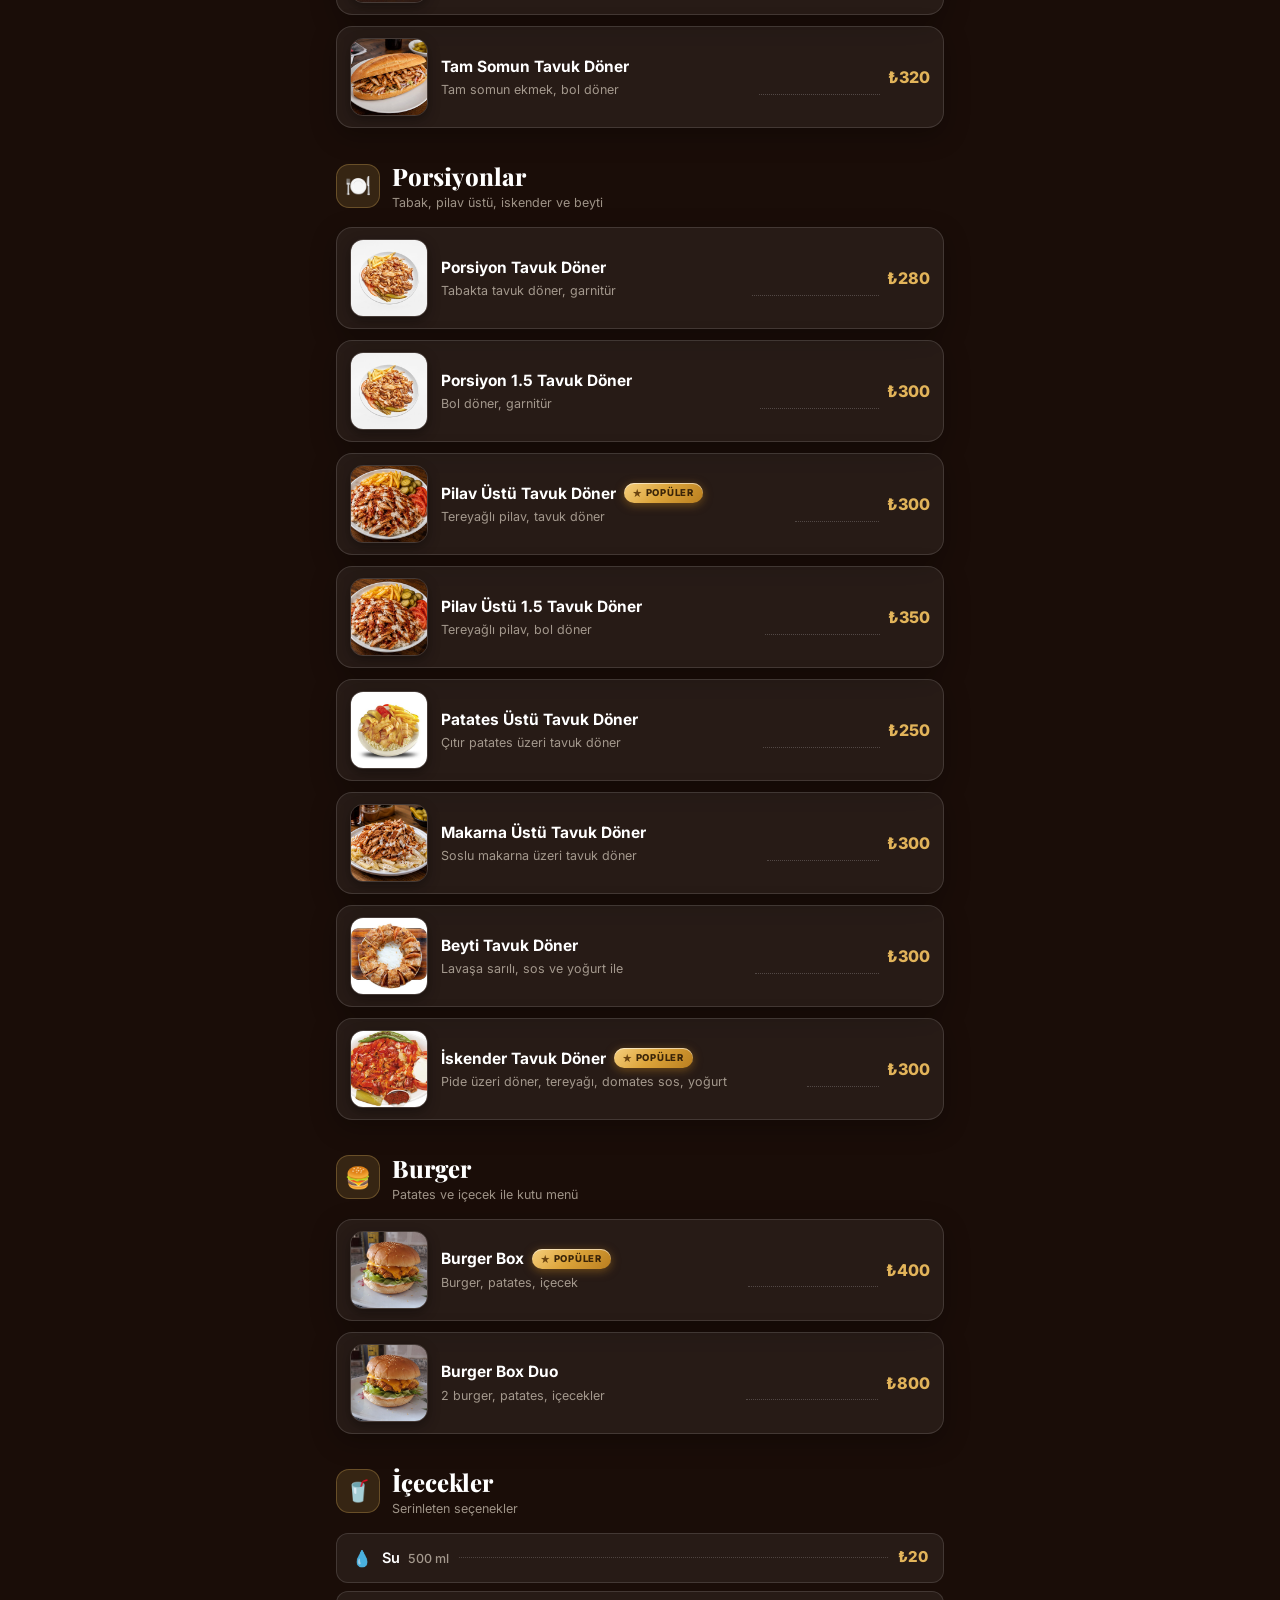
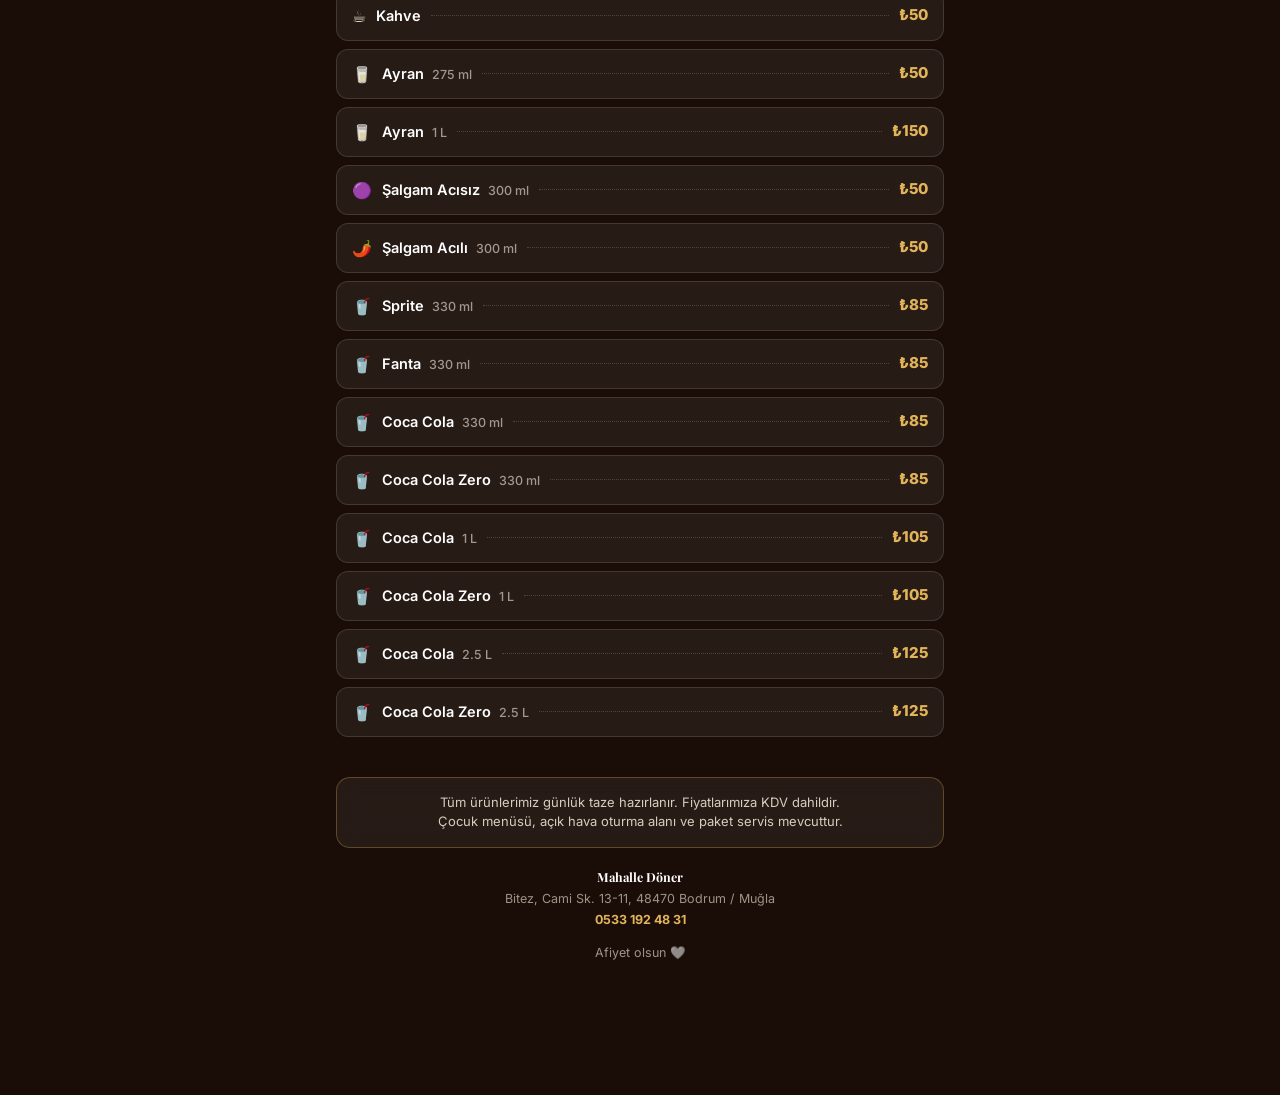
<file: menu.html>
<!DOCTYPE html>
<html lang="tr">
<head>
  <meta charset="UTF-8" />
  <meta name="viewport" content="width=device-width, initial-scale=1.0" />
  <title>Mahalle Döner — Menü</title>
  <meta name="description" content="Mahalle Döner Bitez, Bodrum — tavuk döner dürüm, porsiyon, burger ve içecek menüsü." />
  <meta name="theme-color" content="#1a0d08" />
  <link rel="preconnect" href="https://fonts.googleapis.com" />
  <link rel="preconnect" href="https://fonts.gstatic.com" crossorigin />
  <link href="https://fonts.googleapis.com/css2?family=Playfair+Display:wght@600;700;800;900&family=Inter:wght@400;500;600;700;800&display=swap" rel="stylesheet" />
  <style>
    :root {
      --gold: #e2b45a;
      --gold-deep: #c9922e;
      --cream: #f7ecdc;
      --muted: rgba(247,236,220,.6);
      --red: #9c2a1a;
      --red-deep: #5f160d;
      --wa: #25d366;
      --wa-deep: #12a150;
      --ink: #1a0d08;
      --glass: rgba(255,255,255,.06);
      --glass-2: rgba(255,255,255,.1);
      --glass-brd: rgba(255,255,255,.13);
    }

    * { box-sizing: border-box; margin: 0; padding: 0; }
    html { scroll-behavior: smooth; }

    body {
      font-family: 'Inter', system-ui, -apple-system, sans-serif;
      color: var(--cream); background: var(--ink);
      -webkit-font-smoothing: antialiased; line-height: 1.5;
      padding-bottom: 122px; overflow-x: hidden;
    }

    .bg { position: fixed; inset: 0; width: 100%; height: 100%; object-fit: cover; z-index: -2; filter: brightness(.4) saturate(1.1); }
    .scrim { position: fixed; inset: 0; z-index: -1; background: linear-gradient(180deg, rgba(26,13,8,.7) 0%, rgba(26,13,8,.9) 60%, rgba(26,13,8,.97) 100%); }

    .wrap { max-width: 640px; margin: 0 auto; position: relative; z-index: 1; }

    /* Header */
    header { position: relative; text-align: center; padding: 52px 24px 30px; overflow: hidden; }
    .back-link {
      position: absolute; top: 16px; left: 16px; z-index: 2; color: var(--cream);
      background: var(--glass); border: 1px solid var(--glass-brd);
      -webkit-backdrop-filter: blur(10px); backdrop-filter: blur(10px);
      text-decoration: none; font-size: 13px; font-weight: 600; padding: 8px 14px; border-radius: 999px; transition: background .15s ease;
    }
    .back-link:hover { background: var(--glass-2); }
    .badge { display: inline-flex; align-items: center; gap: 8px; font-size: 11px; letter-spacing: 3.5px; text-transform: uppercase; font-weight: 700; color: var(--gold); margin-bottom: 12px; }
    .badge .ln { width: 20px; height: 1px; background: linear-gradient(90deg, transparent, var(--gold)); }
    .badge .ln.r { background: linear-gradient(90deg, var(--gold), transparent); }
    header h1 { font-family: 'Playfair Display', serif; font-weight: 900; font-size: 44px; line-height: 1; color: #fff; letter-spacing: .5px; text-shadow: 0 5px 26px rgba(0,0,0,.6); }
    header h1 span { color: var(--gold); }
    header .tagline { margin-top: 11px; font-size: 14px; color: rgba(247,236,220,.8); }
    .header-meta { margin-top: 16px; display: flex; gap: 8px 16px; justify-content: center; flex-wrap: wrap; font-size: 12.5px; color: rgba(247,236,220,.78); }
    .header-meta span { display: inline-flex; align-items: center; gap: 6px; }

    /* Sticky nav */
    nav { position: sticky; top: 0; z-index: 20; background: rgba(26,13,8,.72); -webkit-backdrop-filter: blur(14px); backdrop-filter: blur(14px); border-bottom: 1px solid var(--glass-brd); }
    .nav-scroll { display: flex; gap: 8px; overflow-x: auto; padding: 12px 16px; max-width: 640px; margin: 0 auto; scrollbar-width: none; }
    .nav-scroll::-webkit-scrollbar { display: none; }
    .nav-scroll a { flex: 0 0 auto; text-decoration: none; font-size: 13.5px; font-weight: 600; color: var(--cream); background: var(--glass); border: 1px solid var(--glass-brd); padding: 8px 15px; border-radius: 999px; white-space: nowrap; transition: .15s; }
    .nav-scroll a:hover { background: var(--glass-2); border-color: rgba(226,180,90,.4); color: #fff; }

    /* Sections */
    main { padding: 8px 16px 0; }
    .section { margin-top: 30px; scroll-margin-top: 64px; animation: fadeUp .55s both; }
    .section-head { display: flex; align-items: center; gap: 12px; margin-bottom: 14px; }
    .section-head .ico { font-size: 21px; width: 44px; height: 44px; display: grid; place-items: center; background: rgba(226,180,90,.14); border: 1px solid rgba(226,180,90,.3); border-radius: 13px; flex: 0 0 auto; }
    .section-head h2 { font-family: 'Playfair Display', serif; font-size: 24px; font-weight: 800; color: #fff; }
    .section-head p { font-size: 12.5px; color: var(--muted); }

    /* Item cards (with photo) */
    .item { display: flex; align-items: center; gap: 13px; background: var(--glass); border: 1px solid var(--glass-brd); -webkit-backdrop-filter: blur(12px); backdrop-filter: blur(12px); border-radius: 16px; padding: 11px 13px; margin-bottom: 11px; box-shadow: 0 8px 26px rgba(0,0,0,.28); transition: transform .16s ease, background .16s ease, border-color .16s ease; }
    .item:hover { transform: translateY(-3px); background: var(--glass-2); border-color: rgba(226,180,90,.35); }
    .item-thumb { width: 78px; height: 78px; flex: 0 0 auto; border-radius: 13px; object-fit: cover; border: 1px solid rgba(255,255,255,.14); box-shadow: 0 4px 12px rgba(0,0,0,.35); transition: transform .3s ease; }
    .item:hover .item-thumb { transform: scale(1.06); }
    .item-main { flex: 1 1 auto; min-width: 0; display: flex; align-items: baseline; gap: 8px; }
    .item-body { flex: 1 1 auto; min-width: 0; }
    .item-name { font-weight: 700; font-size: 15.5px; color: #fff; display: flex; align-items: center; gap: 8px; flex-wrap: wrap; }
    .item-desc { font-size: 12.5px; color: var(--muted); margin-top: 3px; }
    .dots { flex: 1 1 auto; border-bottom: 1px dotted rgba(255,255,255,.2); min-width: 12px; align-self: flex-end; margin-bottom: 5px; }
    .price { font-weight: 800; font-size: 16px; color: var(--gold); white-space: nowrap; flex: 0 0 auto; align-self: center; }

    /* Drink rows (no photo) */
    .drow { display: flex; align-items: center; gap: 10px; background: var(--glass); border: 1px solid var(--glass-brd); -webkit-backdrop-filter: blur(12px); backdrop-filter: blur(12px); border-radius: 12px; padding: 12px 15px; margin-bottom: 8px; transition: background .16s ease, border-color .16s ease; }
    .drow:hover { background: var(--glass-2); border-color: rgba(226,180,90,.3); }
    .drow .di { font-size: 16px; flex: 0 0 auto; opacity: .9; }
    .drow .dn { font-weight: 600; font-size: 14.5px; color: #fff; }
    .drow .dsub { color: var(--muted); font-weight: 500; font-size: 12.5px; margin-left: 4px; }
    .drow .dd { flex: 1 1 auto; border-bottom: 1px dotted rgba(255,255,255,.18); min-width: 12px; }
    .drow .dv { font-weight: 800; font-size: 15px; color: var(--gold); white-space: nowrap; }

    /* Tags */
    .tag { display: inline-flex; align-items: center; gap: 3px; font-size: 9.5px; font-weight: 800; letter-spacing: .7px; text-transform: uppercase; padding: 3px 9px 3px 8px; border-radius: 999px; color: #fff; box-shadow: 0 2px 8px rgba(0,0,0,.3); }
    .tag::before { font-size: 10px; line-height: 1; }
    .tag.pop { background: linear-gradient(135deg, #f6cf7d 0%, #dca43a 48%, #b97e1f 100%); color: #3a2408; box-shadow: 0 2px 10px rgba(185,126,31,.5), inset 0 1px 0 rgba(255,255,255,.55); }
    .tag.pop::before { content: "★"; color: #6b4410; }
    .tag.spicy { background: linear-gradient(135deg, #e2583b, #a8281a); box-shadow: 0 2px 10px rgba(168,40,26,.5); }
    .tag.spicy::before { content: "🌶"; }
    .tag.new { background: linear-gradient(135deg, #46b978, #2c8a4c); box-shadow: 0 2px 10px rgba(44,138,76,.5); }
    .tag.new::before { content: "✦"; }

    /* Footer */
    footer { text-align: center; margin: 40px 16px 10px; color: var(--muted); font-size: 12.5px; position: relative; z-index: 1; }
    footer .note { background: var(--glass); border: 1px solid rgba(226,180,90,.3); -webkit-backdrop-filter: blur(10px); backdrop-filter: blur(10px); border-radius: 14px; padding: 15px; color: rgba(247,236,220,.85); margin-bottom: 18px; font-size: 13px; }
    footer .addr { line-height: 1.7; }
    footer .addr a { color: var(--gold); text-decoration: none; font-weight: 700; }
    footer .name { font-family: 'Playfair Display', serif; color: #fff; font-weight: 700; }

    /* Call bar */
    .callbar { position: fixed; left: 0; right: 0; bottom: 0; z-index: 30; background: rgba(26,13,8,.85); -webkit-backdrop-filter: blur(16px); backdrop-filter: blur(16px); border-top: 1px solid var(--glass-brd); padding: 11px 16px calc(11px + env(safe-area-inset-bottom)); }
    .callbar-inner { max-width: 640px; margin: 0 auto; display: flex; flex-direction: column; gap: 9px; }
    .btn-wa { display: flex; align-items: center; justify-content: center; gap: 9px; text-decoration: none; font-weight: 800; font-size: 15.5px; padding: 14px; border-radius: 14px; background: linear-gradient(135deg, var(--wa), var(--wa-deep)); color: #fff; box-shadow: 0 8px 22px rgba(18,161,80,.45); transition: transform .15s ease; }
    .btn-wa:active { transform: scale(.99); }
    .btn-wa .wa-ic { font-size: 19px; }
    .callbar-row { display: flex; gap: 9px; }
    .callbar-row a { flex: 1; text-align: center; text-decoration: none; font-weight: 700; font-size: 14px; padding: 11px; border-radius: 12px; transition: .15s; }
    .btn-call { background: var(--glass); color: var(--cream); border: 1px solid var(--glass-brd); }
    .btn-map { background: var(--glass); color: var(--cream); border: 1px solid var(--glass-brd); }

    @keyframes fadeUp { from { opacity: 0; transform: translateY(14px); } to { opacity: 1; transform: translateY(0); } }
    @media (prefers-reduced-motion: reduce) { * { animation: none !important; } }
    @media (min-width: 500px) { header h1 { font-size: 52px; } }
  </style>
</head>
<body>
  <img class="bg" src="images/19231577_1779095186394.jpg" alt="" aria-hidden="true" />
  <div class="scrim"></div>

  <div class="wrap">
    <header>
      <a href="index.html" class="back-link">← Ana Sayfa</a>
      <div class="badge"><span class="ln"></span> Bitez · Bodrum <span class="ln r"></span></div>
      <h1>Mahalle <span>Döner</span></h1>
      <p class="tagline">Tavuk döner · Dürüm · Porsiyon · Burger</p>
      <div class="header-meta">
        <span>🕐 Her gün 11:00 – 00:00</span>
        <span>📍 Bitez, Cami Sk.</span>
      </div>
    </header>

    <nav>
      <div class="nav-scroll">
        <a href="#durumler">Dürümler</a>
        <a href="#ekmek">Ekmek Arası</a>
        <a href="#porsiyon">Porsiyonlar</a>
        <a href="#burger">Burger</a>
        <a href="#icecekler">İçecekler</a>
      </div>
    </nav>

    <main>

      <!-- Dürümler -->
      <section class="section" id="durumler">
        <div class="section-head"><div class="ico">🌯</div><div><h2>Dürümler</h2><p>Günlük taze tavuk döner, ince lavaşta</p></div></div>

        <div class="item">
          <img class="item-thumb" src="images/19231574_1785867642498.jpg" alt="Tek Lavaş Tavuk Döner" loading="lazy" />
          <div class="item-main"><div class="item-body"><div class="item-name">Tek Lavaş Tavuk Döner <span class="tag pop">Popüler</span></div><div class="item-desc">Tek kat lavaş, tavuk döner, sebze, sos</div></div><div class="dots"></div><div class="price">₺160</div></div>
        </div>
        <div class="item">
          <img class="item-thumb" src="images/19231575_1785867783576.jpg" alt="Çift Lavaş Tavuk Döner" loading="lazy" />
          <div class="item-main"><div class="item-body"><div class="item-name">Çift Lavaş Tavuk Döner</div><div class="item-desc">Çift kat lavaş, bol malzemeli</div></div><div class="dots"></div><div class="price">₺180</div></div>
        </div>
        <div class="item">
          <img class="item-thumb" src="images/19231576_1785867881405.jpg" alt="Tek Lavaş 1.5 Tavuk Döner" loading="lazy" />
          <div class="item-main"><div class="item-body"><div class="item-name">Tek Lavaş 1.5 Tavuk Döner <span class="tag pop">Popüler</span></div><div class="item-desc">1.5 kat döner içi, tek lavaş</div></div><div class="dots"></div><div class="price">₺200</div></div>
        </div>
        <div class="item">
          <img class="item-thumb" src="images/19231575_1785867783576.jpg" alt="Çift Lavaş 1.5 Tavuk Döner" loading="lazy" />
          <div class="item-main"><div class="item-body"><div class="item-name">Çift Lavaş 1.5 Tavuk Döner</div><div class="item-desc">1.5 kat döner içi, çift lavaş</div></div><div class="dots"></div><div class="price">₺220</div></div>
        </div>
        <div class="item">
          <img class="item-thumb" src="images/19231579_1785868147523.jpg" alt="Çift Lavaş Duble Tavuk Döner" loading="lazy" />
          <div class="item-main"><div class="item-body"><div class="item-name">Çift Lavaş Duble Tavuk Döner <span class="tag pop">Doyurucu</span></div><div class="item-desc">Ekstra bol döner içi, çift lavaş</div></div><div class="dots"></div><div class="price">₺300</div></div>
        </div>
        <div class="item">
          <img class="item-thumb" src="images/19231577_1779095186394.jpg" alt="Zurna Tavuk Döner" loading="lazy" />
          <div class="item-main"><div class="item-body"><div class="item-name">Zurna Tavuk Döner <span class="tag pop">Popüler</span></div><div class="item-desc">Uzun dürüm, bol döner</div></div><div class="dots"></div><div class="price">₺220</div></div>
        </div>
        <div class="item">
          <img class="item-thumb" src="images/19231578_1779095200319.jpg" alt="Zurna 1.5 Tavuk Döner" loading="lazy" />
          <div class="item-main"><div class="item-body"><div class="item-name">Zurna 1.5 Tavuk Döner <span class="tag pop">Popüler</span></div><div class="item-desc">Uzun dürüm, 1.5 kat döner içi</div></div><div class="dots"></div><div class="price">₺240</div></div>
        </div>
        <div class="item">
          <img class="item-thumb" src="images/burrito.jpg" alt="Burrito Tavuk Döner" loading="lazy" />
          <div class="item-main"><div class="item-body"><div class="item-name">Burrito Tavuk Döner <span class="tag new">Spesyal</span></div><div class="item-desc">Sarma usulü, bol içli spesyal</div></div><div class="dots"></div><div class="price">₺600</div></div>
        </div>
      </section>

      <!-- Ekmek Arası -->
      <section class="section" id="ekmek">
        <div class="section-head"><div class="ico">🥖</div><div><h2>Ekmek Arası</h2><p>Somun ekmekte, doyurucu</p></div></div>

        <div class="item">
          <img class="item-thumb" src="images/20673714_1785933087245.jpg" alt="Yarım Somun Tavuk Döner" loading="lazy" />
          <div class="item-main"><div class="item-body"><div class="item-name">Yarım Somun Tavuk Döner</div><div class="item-desc">Yarım somun ekmek, tavuk döner</div></div><div class="dots"></div><div class="price">₺160</div></div>
        </div>
        <div class="item">
          <img class="item-thumb" src="images/somun34.jpg" alt="3 Çeyrek Somun Tavuk Döner" loading="lazy" />
          <div class="item-main"><div class="item-body"><div class="item-name">3 Çeyrek Somun Tavuk Döner</div><div class="item-desc">Bol döner, somun ekmek</div></div><div class="dots"></div><div class="price">₺250</div></div>
        </div>
        <div class="item">
          <img class="item-thumb" src="images/20673728_1785933067542.jpg" alt="Tam Somun Tavuk Döner" loading="lazy" />
          <div class="item-main"><div class="item-body"><div class="item-name">Tam Somun Tavuk Döner</div><div class="item-desc">Tam somun ekmek, bol döner</div></div><div class="dots"></div><div class="price">₺320</div></div>
        </div>
      </section>

      <!-- Porsiyonlar -->
      <section class="section" id="porsiyon">
        <div class="section-head"><div class="ico">🍽️</div><div><h2>Porsiyonlar</h2><p>Tabak, pilav üstü, iskender ve beyti</p></div></div>

        <div class="item">
          <img class="item-thumb" src="images/19231580_1785868728213.jpg" alt="Porsiyon Tavuk Döner" loading="lazy" />
          <div class="item-main"><div class="item-body"><div class="item-name">Porsiyon Tavuk Döner</div><div class="item-desc">Tabakta tavuk döner, garnitür</div></div><div class="dots"></div><div class="price">₺280</div></div>
        </div>
        <div class="item">
          <img class="item-thumb" src="images/19231581_1785868731276.jpg" alt="Porsiyon 1.5 Tavuk Döner" loading="lazy" />
          <div class="item-main"><div class="item-body"><div class="item-name">Porsiyon 1.5 Tavuk Döner</div><div class="item-desc">Bol döner, garnitür</div></div><div class="dots"></div><div class="price">₺300</div></div>
        </div>
        <div class="item">
          <img class="item-thumb" src="images/19231583_1785933237082.jpg" alt="Pilav Üstü Tavuk Döner" loading="lazy" />
          <div class="item-main"><div class="item-body"><div class="item-name">Pilav Üstü Tavuk Döner <span class="tag pop">Popüler</span></div><div class="item-desc">Tereyağlı pilav, tavuk döner</div></div><div class="dots"></div><div class="price">₺300</div></div>
        </div>
        <div class="item">
          <img class="item-thumb" src="images/19231584_1785933294515.jpg" alt="Pilav Üstü 1.5 Tavuk Döner" loading="lazy" />
          <div class="item-main"><div class="item-body"><div class="item-name">Pilav Üstü 1.5 Tavuk Döner</div><div class="item-desc">Tereyağlı pilav, bol döner</div></div><div class="dots"></div><div class="price">₺350</div></div>
        </div>
        <div class="item">
          <img class="item-thumb" src="images/patates.jpg" alt="Patates Üstü Tavuk Döner" loading="lazy" />
          <div class="item-main"><div class="item-body"><div class="item-name">Patates Üstü Tavuk Döner</div><div class="item-desc">Çıtır patates üzeri tavuk döner</div></div><div class="dots"></div><div class="price">₺250</div></div>
        </div>
        <div class="item">
          <img class="item-thumb" src="images/20688240_1785933906077.jpg" alt="Makarna Üstü Tavuk Döner" loading="lazy" />
          <div class="item-main"><div class="item-body"><div class="item-name">Makarna Üstü Tavuk Döner</div><div class="item-desc">Soslu makarna üzeri tavuk döner</div></div><div class="dots"></div><div class="price">₺300</div></div>
        </div>
        <div class="item">
          <img class="item-thumb" src="images/beyti.jpg" alt="Beyti Tavuk Döner" loading="lazy" />
          <div class="item-main"><div class="item-body"><div class="item-name">Beyti Tavuk Döner</div><div class="item-desc">Lavaşa sarılı, sos ve yoğurt ile</div></div><div class="dots"></div><div class="price">₺300</div></div>
        </div>
        <div class="item">
          <img class="item-thumb" src="images/iskender.jpg" alt="İskender Tavuk Döner" loading="lazy" />
          <div class="item-main"><div class="item-body"><div class="item-name">İskender Tavuk Döner <span class="tag pop">Popüler</span></div><div class="item-desc">Pide üzeri döner, tereyağı, domates sos, yoğurt</div></div><div class="dots"></div><div class="price">₺300</div></div>
        </div>
      </section>

      <!-- Burger -->
      <section class="section" id="burger">
        <div class="section-head"><div class="ico">🍔</div><div><h2>Burger</h2><p>Patates ve içecek ile kutu menü</p></div></div>

        <div class="item">
          <img class="item-thumb" src="images/19231590_1785928039207.jpg" alt="Burger Box" loading="lazy" />
          <div class="item-main"><div class="item-body"><div class="item-name">Burger Box <span class="tag pop">Popüler</span></div><div class="item-desc">Burger, patates, içecek</div></div><div class="dots"></div><div class="price">₺400</div></div>
        </div>
        <div class="item">
          <img class="item-thumb" src="images/19231591_1785928704605.jpg" alt="Burger Box Duo" loading="lazy" />
          <div class="item-main"><div class="item-body"><div class="item-name">Burger Box Duo</div><div class="item-desc">2 burger, patates, içecekler</div></div><div class="dots"></div><div class="price">₺800</div></div>
        </div>
      </section>

      <!-- İçecekler -->
      <section class="section" id="icecekler">
        <div class="section-head"><div class="ico">🥤</div><div><h2>İçecekler</h2><p>Serinleten seçenekler</p></div></div>

        <div class="drow"><span class="di">💧</span><span class="dn">Su <span class="dsub">500 ml</span></span><span class="dd"></span><span class="dv">₺20</span></div>
        <div class="drow"><span class="di">☕</span><span class="dn">Kahve</span><span class="dd"></span><span class="dv">₺50</span></div>
        <div class="drow"><span class="di">🥛</span><span class="dn">Ayran <span class="dsub">275 ml</span></span><span class="dd"></span><span class="dv">₺50</span></div>
        <div class="drow"><span class="di">🥛</span><span class="dn">Ayran <span class="dsub">1 L</span></span><span class="dd"></span><span class="dv">₺150</span></div>
        <div class="drow"><span class="di">🟣</span><span class="dn">Şalgam Acısız <span class="dsub">300 ml</span></span><span class="dd"></span><span class="dv">₺50</span></div>
        <div class="drow"><span class="di">🌶️</span><span class="dn">Şalgam Acılı <span class="dsub">300 ml</span></span><span class="dd"></span><span class="dv">₺50</span></div>
        <div class="drow"><span class="di">🥤</span><span class="dn">Sprite <span class="dsub">330 ml</span></span><span class="dd"></span><span class="dv">₺85</span></div>
        <div class="drow"><span class="di">🥤</span><span class="dn">Fanta <span class="dsub">330 ml</span></span><span class="dd"></span><span class="dv">₺85</span></div>
        <div class="drow"><span class="di">🥤</span><span class="dn">Coca Cola <span class="dsub">330 ml</span></span><span class="dd"></span><span class="dv">₺85</span></div>
        <div class="drow"><span class="di">🥤</span><span class="dn">Coca Cola Zero <span class="dsub">330 ml</span></span><span class="dd"></span><span class="dv">₺85</span></div>
        <div class="drow"><span class="di">🥤</span><span class="dn">Coca Cola <span class="dsub">1 L</span></span><span class="dd"></span><span class="dv">₺105</span></div>
        <div class="drow"><span class="di">🥤</span><span class="dn">Coca Cola Zero <span class="dsub">1 L</span></span><span class="dd"></span><span class="dv">₺105</span></div>
        <div class="drow"><span class="di">🥤</span><span class="dn">Coca Cola <span class="dsub">2.5 L</span></span><span class="dd"></span><span class="dv">₺125</span></div>
        <div class="drow"><span class="di">🥤</span><span class="dn">Coca Cola Zero <span class="dsub">2.5 L</span></span><span class="dd"></span><span class="dv">₺125</span></div>
      </section>

    </main>

    <footer>
      <div class="note">
        Tüm ürünlerimiz günlük taze hazırlanır. Fiyatlarımıza KDV dahildir.<br />
        Çocuk menüsü, açık hava oturma alanı ve paket servis mevcuttur.
      </div>
      <p class="addr">
        <span class="name">Mahalle Döner</span><br />
        Bitez, Cami Sk. 13-11, 48470 Bodrum / Muğla<br />
        <a href="tel:+905331924831">0533 192 48 31</a>
      </p>
      <p style="margin-top:14px;">Afiyet olsun 🤍</p>
    </footer>
  </div>

  <div class="callbar">
    <div class="callbar-inner">
      <a class="btn-wa" href="https://wa.me/905331924831?text=Merhaba!%20Mahalle%20D%C3%B6ner'e%20sipari%C5%9F%20vermek%20istiyorum%20%F0%9F%8C%AF" target="_blank" rel="noopener">
        <span class="wa-ic">💬</span> WhatsApp'tan Sipariş Ver
      </a>
      <div class="callbar-row">
        <a class="btn-call" href="tel:+905331924831">📞 Ara</a>
        <a class="btn-map" href="https://www.google.com/maps/place/Mahalle+D%C3%B6ner/@37.0427627,27.377442,17z/data=!4m6!3m5!1s0x14be6d2a2d23bf01:0x50c6f681c5d2893c!8m2!3d37.0427584!4d27.3800169!16s%2Fg%2F11zbx4twwd" target="_blank" rel="noopener">📍 Yol Tarifi</a>
      </div>
    </div>
  </div>
</body>
</html>
</file>
